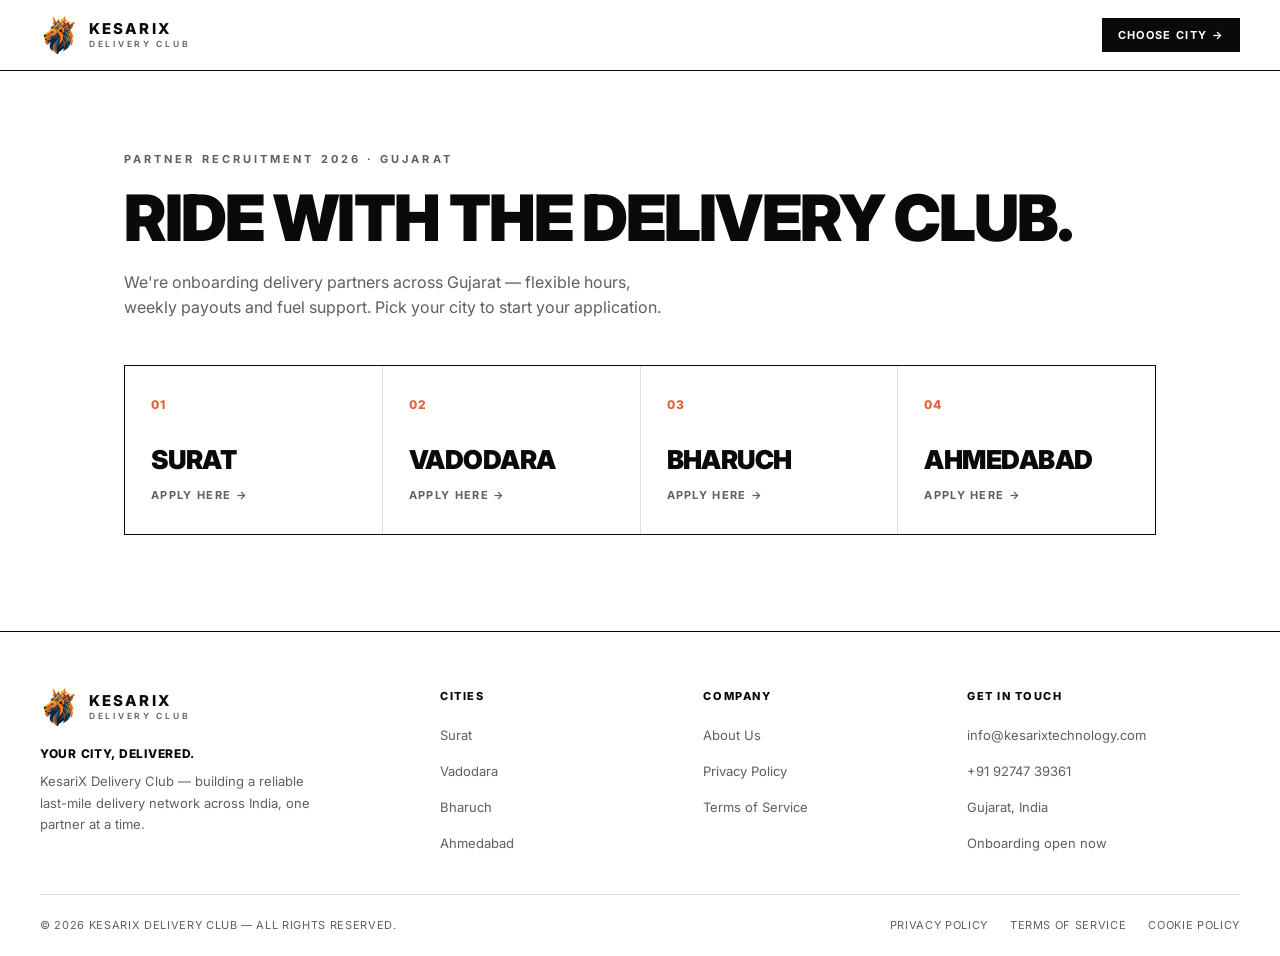
<file: index.html>
<!DOCTYPE html>
<html lang="en">
<head>
  <meta charset="UTF-8" />
  <meta name="viewport" content="width=device-width, initial-scale=1.0" />
  <title>Delivery Partner Recruitment — KesariX Delivery Club</title>
  <meta name="description" content="Join the KesariX Delivery Club as a delivery partner. Now onboarding across Surat, Vadodara, Bharuch and Ahmedabad. Choose your city and apply in under 2 minutes." />
  <meta name="theme-color" content="#ffffff" />
  <link rel="icon" href="site-logo.ico" />
  <link rel="apple-touch-icon" href="logo.png" />

  <!-- Open Graph -->
  <meta property="og:title" content="Become a Delivery Partner — KesariX Delivery Club" />
  <meta property="og:description" content="Earn on your own schedule. Now hiring delivery partners in Surat, Vadodara, Bharuch & Ahmedabad." />
  <meta property="og:image" content="logo.png" />
  <meta property="og:type" content="website" />

  <link rel="preconnect" href="https://fonts.googleapis.com" />
  <link rel="preconnect" href="https://fonts.gstatic.com" crossorigin />

  <link rel="stylesheet" href="styles.css" />
</head>
<body>

<div id="top"></div>

<!-- Navbar -->
<nav>
  <div class="nav-inner">
    <a href="#top" class="logo" aria-label="KesariX Delivery Club home">
      <img src="logo.png" alt="KesariX Delivery Club logo" />
      <span class="logo-text">KesariX<small>Delivery Club</small></span>
    </a>
    <div class="nav-right">
      <a href="#cities" class="nav-cta">Choose City →</a>
    </div>
  </div>
</nav>

<!-- City chooser -->
<main class="chooser" id="cities">
  <p class="eyebrow">Partner Recruitment 2026 · Gujarat</p>
  <h1>Ride With The Delivery Club.</h1>
  <p class="lead">
    We're onboarding delivery partners across Gujarat — flexible hours, weekly payouts
    and fuel support. Pick your city to start your application.
  </p>

  <div class="city-grid">
    <a class="city-card" href="surat/">
      <span class="idx">01</span>
      <span class="name">Surat</span>
      <span class="go">Apply here →</span>
    </a>
    <a class="city-card" href="vadodara/">
      <span class="idx">02</span>
      <span class="name">Vadodara</span>
      <span class="go">Apply here →</span>
    </a>
    <a class="city-card" href="bharuch/">
      <span class="idx">03</span>
      <span class="name">Bharuch</span>
      <span class="go">Apply here →</span>
    </a>
    <a class="city-card" href="ahmedabad/">
      <span class="idx">04</span>
      <span class="name">Ahmedabad</span>
      <span class="go">Apply here →</span>
    </a>
  </div>
</main>

<!-- Footer -->
<footer>
  <div class="wrap">
    <div class="footer-grid">
      <div class="footer-brand">
        <a href="#top" class="logo">
          <img src="logo.png" alt="KesariX Delivery Club logo" />
          <span class="logo-text">KesariX<small>Delivery Club</small></span>
        </a>
        <p class="footer-tag">
          <strong>Your City, Delivered.</strong>
          KesariX Delivery Club — building a reliable last-mile delivery network across India, one partner at a time.
        </p>
      </div>

      <div class="footer-col">
        <h4>Cities</h4>
        <ul>
          <li><a href="surat/">Surat</a></li>
          <li><a href="vadodara/">Vadodara</a></li>
          <li><a href="bharuch/">Bharuch</a></li>
          <li><a href="ahmedabad/">Ahmedabad</a></li>
        </ul>
      </div>

      <div class="footer-col">
        <h4>Company</h4>
        <ul>
          <li><a href="#cities">About Us</a></li>
          <li><a href="#privacy">Privacy Policy</a></li>
          <li><a href="#terms">Terms of Service</a></li>
        </ul>
      </div>

      <div class="footer-col">
        <h4>Get In Touch</h4>
        <ul>
          <li><a href="mailto:info@kesarixtechnology.com">info@kesarixtechnology.com</a></li>
          <li><a href="tel:+919274739361">+91 92747 39361</a></li>
          <li><span>Gujarat, India</span></li>
          <li><span>Onboarding open now</span></li>
        </ul>
      </div>
    </div>

    <div class="footer-bottom">
      <p class="footer-copy">© 2026 KesariX Delivery Club — All rights reserved.</p>
      <div class="footer-legal">
        <a href="#privacy">Privacy Policy</a>
        <a href="#terms">Terms of Service</a>
        <a href="#cookies">Cookie Policy</a>
      </div>
    </div>
  </div>
</footer>

</body>
</html>
</file>
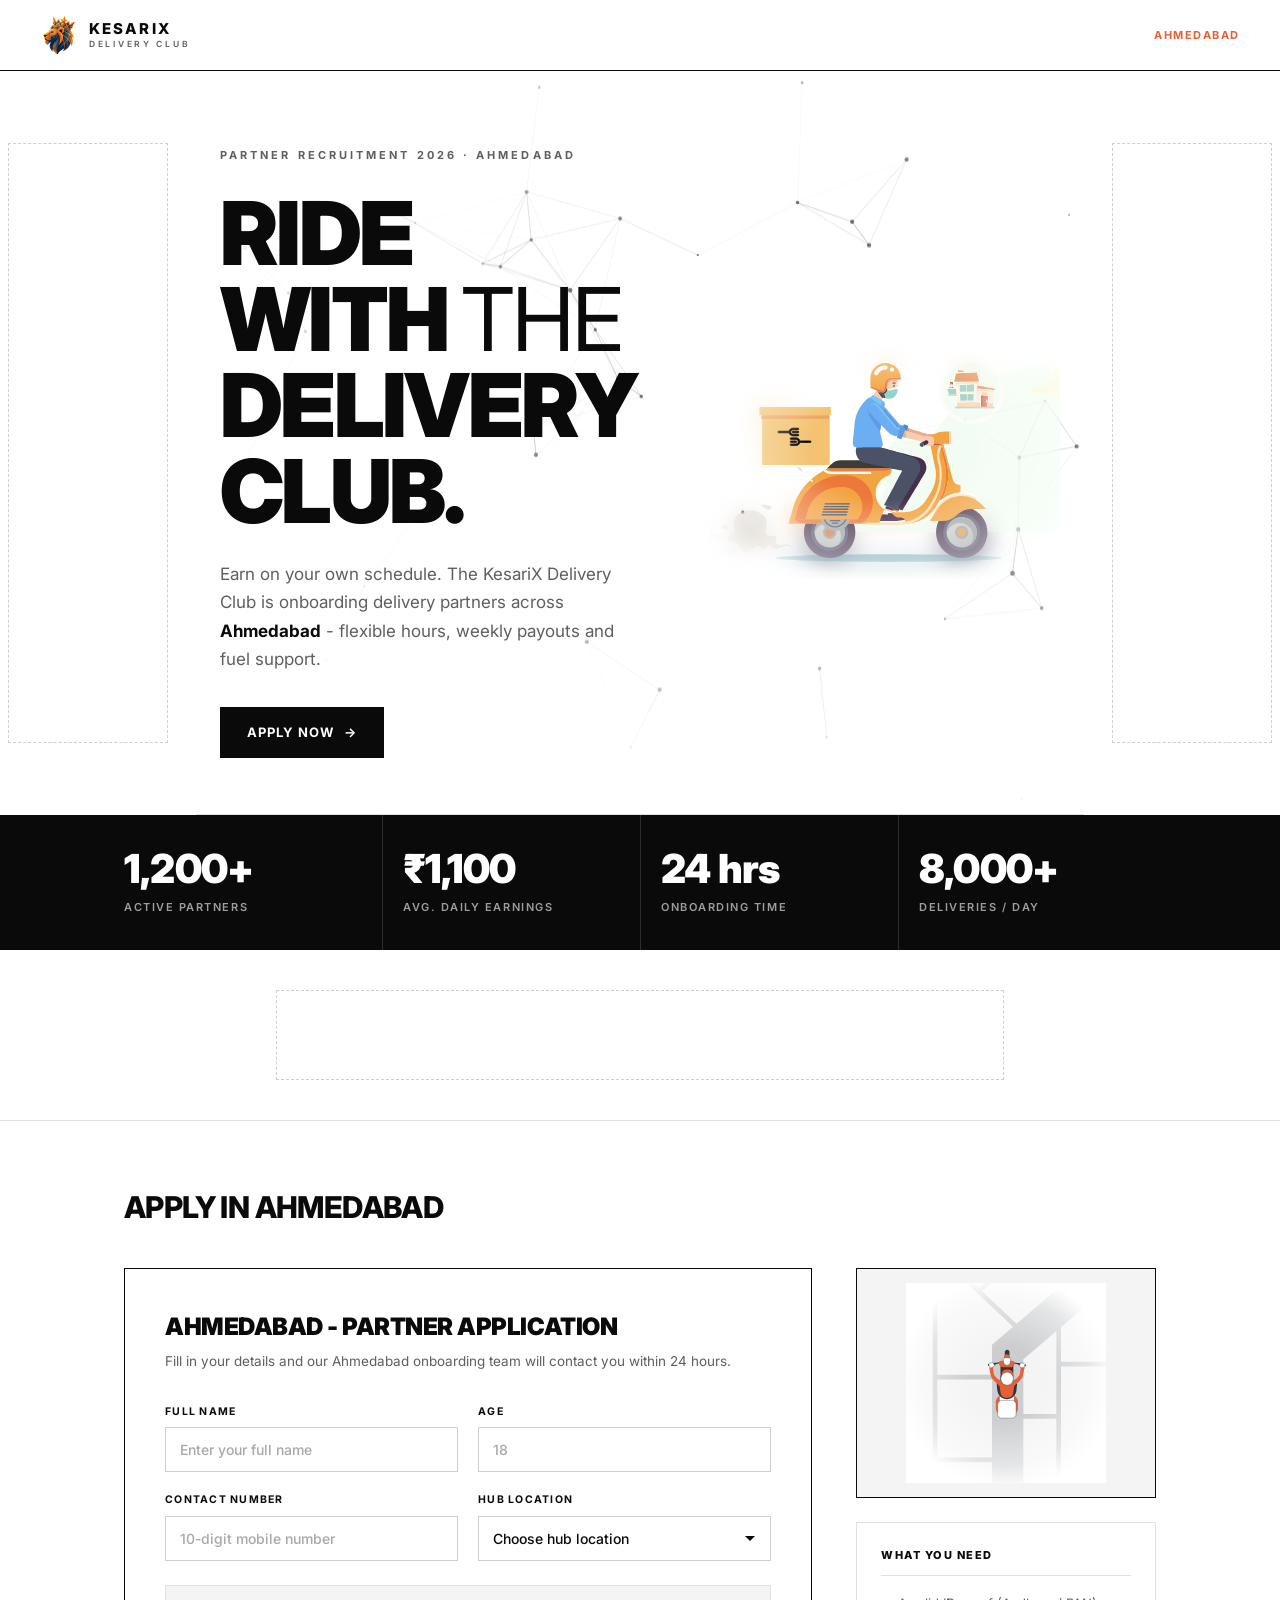
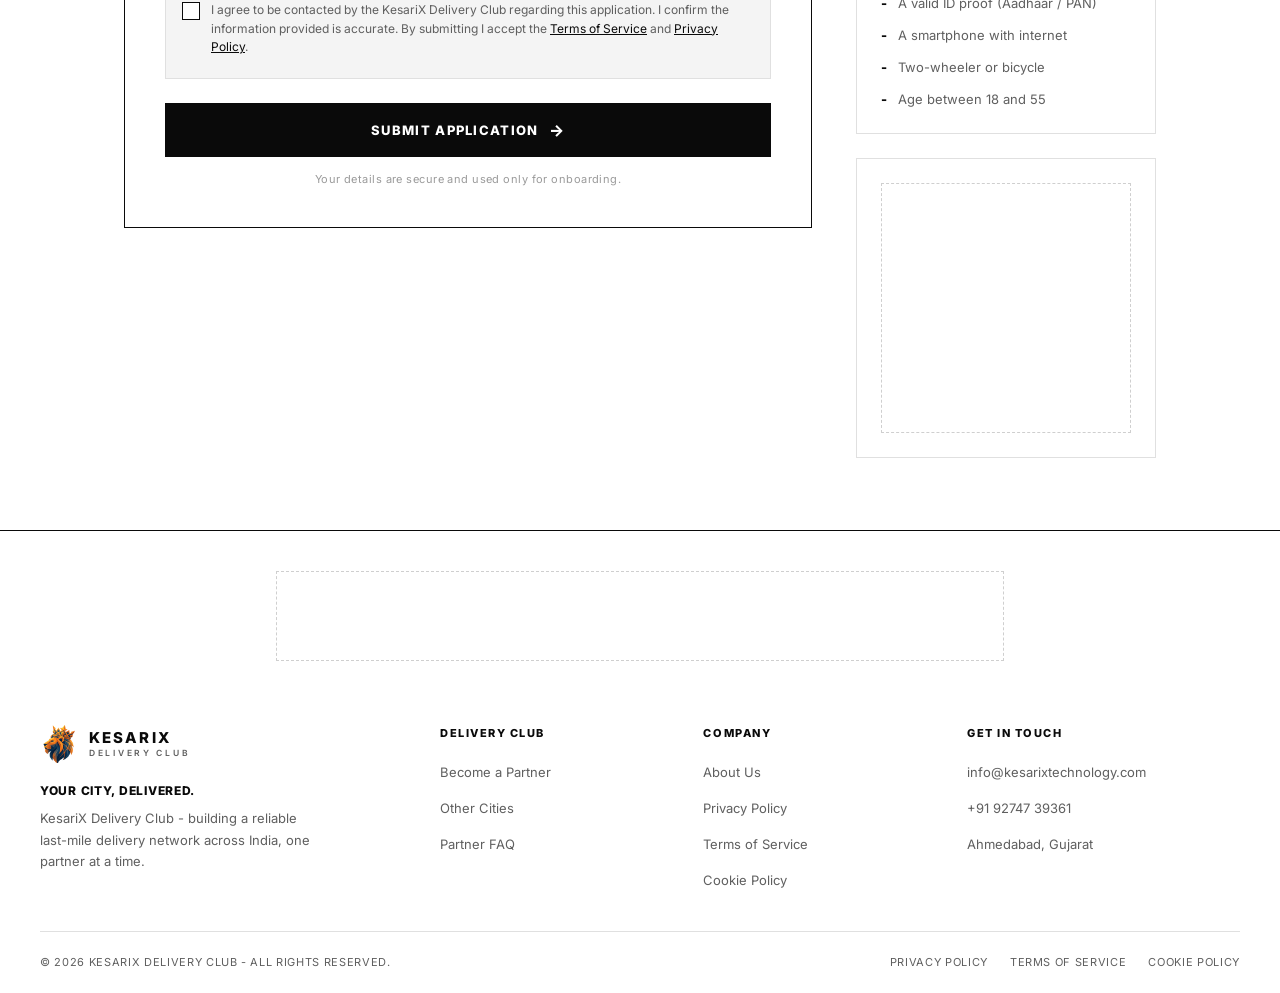
<file: ahmedabad/index.html>
<!DOCTYPE html>
<html lang="en">
<head>
  <meta charset="UTF-8" />
  <meta name="viewport" content="width=device-width, initial-scale=1.0" />
  <title>Delivery Partner Jobs in Ahmedabad - KesariX Delivery Club</title>
  <meta name="description" content="Become a KesariX Delivery Club partner in Ahmedabad. Flexible hours, weekly payouts and fuel support. Apply in under 2 minutes." />
  <meta name="theme-color" content="#ffffff" />
  <meta name="robots" content="index, follow" />
  <link rel="icon" href="../site-logo.ico" />
  <link rel="apple-touch-icon" href="../logo.png" />

  <!-- Open Graph -->
  <meta property="og:title" content="Become a Delivery Partner in Ahmedabad - KesariX Delivery Club" />
  <meta property="og:description" content="Earn on your own schedule. Now hiring delivery partners in Ahmedabad." />
  <meta property="og:image" content="../logo.png" />
  <meta property="og:type" content="website" />
  <meta property="og:site_name" content="KesariX Delivery Club" />
  <meta name="twitter:card" content="summary_large_image" />

  <link rel="preconnect" href="https://fonts.googleapis.com" />
  <link rel="preconnect" href="https://fonts.gstatic.com" crossorigin />
  <link rel="stylesheet" href="https://fonts.googleapis.com/css2?family=Inter:wght@400;500;700;800;900&display=swap" />

  <link rel="stylesheet" href="../styles.css" />

  <!-- Google AdSense (replace ca-pub-XXXX with your publisher ID before publishing) -->
  <script async src="https://pagead2.googlesyndication.com/pagead/js/adsbygoogle.js?client=ca-pub-XXXXXXXXXXXXXXXX" crossorigin="anonymous"></script>
  <script type="application/ld+json">
  {"@context":"https://schema.org","@type":"Organization","name":"KesariX Delivery Club","description":"Recruitment service running campaigns to onboard delivery riders across Gujarat.","email":"info@kesarixtechnology.com","telephone":"+91-92747-39361","logo":"../logo.png","areaServed":["Surat","Vadodara","Bharuch","Ahmedabad"],"address":{"@type":"PostalAddress","addressRegion":"Gujarat","addressCountry":"IN"}}
  </script>
</head>
<body>

<div id="top"></div>

<!-- Navbar -->
<nav>
  <div class="nav-inner">
    <a href="../" class="logo" aria-label="KesariX Delivery Club home">
      <img src="../logo.png" alt="KesariX Delivery Club logo" width="128" height="128" decoding="async" />
      <span class="logo-text">KesariX<small>Delivery Club</small></span>
    </a>
    <div class="nav-right">
      <span class="nav-city">Ahmedabad</span>
    </div>
  </div>
</nav>

<!-- Hero -->
<div class="hero-shell">
  <aside class="ad-rail ad-rail-left" aria-label="Advertisement">
    <div class="ad-slot ad-slot-skyscraper">
      <ins class="adsbygoogle"
           style="display:inline-block;width:160px;height:600px"
           data-ad-client="ca-pub-XXXXXXXXXXXXXXXX"
           data-ad-slot="2233445566"></ins>
      <script>(adsbygoogle = window.adsbygoogle || []).push({});</script>
    </div>
  </aside>
<header class="hero">
  <canvas id="heroCanvas"></canvas>
  <div class="wrap">
    <div class="hero-copy">
    <p class="eyebrow">Partner Recruitment 2026 · Ahmedabad</p>
    <h1>Ride With <span class="thin">The</span> Delivery Club.</h1>
    <p class="hero-sub">
      Earn on your own schedule. The KesariX Delivery Club is onboarding delivery partners
      across <strong>Ahmedabad</strong> - flexible hours, weekly payouts and fuel support.
    </p>
    <div class="hero-cta">
      <a href="#apply" class="btn-primary">Apply Now <span>→</span></a>
    </div>
    </div>
    <div class="hero-figure">
      <img class="hero-ghost" src="../Delivery guy out for delivery.svg" alt="" aria-hidden="true" width="750" height="500" decoding="async" />
      <img src="../Delivery guy out for delivery.svg" alt="Delivery partner riding a scooter, out for delivery" width="750" height="500" fetchpriority="high" decoding="async" />
    </div>
  </div>
</header>
  <aside class="ad-rail ad-rail-right" aria-label="Advertisement">
    <div class="ad-slot ad-slot-skyscraper">
      <ins class="adsbygoogle"
           style="display:inline-block;width:160px;height:600px"
           data-ad-client="ca-pub-XXXXXXXXXXXXXXXX"
           data-ad-slot="3344556677"></ins>
      <script>(adsbygoogle = window.adsbygoogle || []).push({});</script>
    </div>
  </aside>
</div>

<!-- Stats strip -->
<section class="stats-strip">
  <div class="wrap">
    <div class="stat-cell"><div class="stat-num">1,200+</div><div class="stat-lbl">Active Partners</div></div>
    <div class="stat-cell"><div class="stat-num">₹1,100</div><div class="stat-lbl">Avg. Daily Earnings</div></div>
    <div class="stat-cell"><div class="stat-num">24 hrs</div><div class="stat-lbl">Onboarding Time</div></div>
    <div class="stat-cell"><div class="stat-num">8,000+</div><div class="stat-lbl">Deliveries / Day</div></div>
  </div>
</section>

<!-- Leaderboard ad -->
<div class="ad-row">
  <div class="ad-slot ad-slot-leaderboard">
    <ins class="adsbygoogle"
         style="display:inline-block;width:728px;max-width:100%;height:90px"
         data-ad-client="ca-pub-XXXXXXXXXXXXXXXX"
         data-ad-slot="1234567890"></ins>
    <script>(adsbygoogle = window.adsbygoogle || []).push({});</script>
  </div>
</div>

<!-- Apply -->
<section class="apply-section" id="apply">
  <div class="wrap">
    <div class="section-head">
      <h2 class="section-title">Apply in Ahmedabad</h2>
    </div>

    <div class="apply-layout">
      <!-- Form -->
      <div class="form-card">
        <div class="form-heading">Ahmedabad - Partner Application</div>
        <p class="form-sub">Fill in your details and our Ahmedabad onboarding team will contact you within 24 hours.</p>

        <form id="recruitForm" novalidate>
          <!-- City is fixed for this page -->
          <input type="hidden" id="city" name="city" value="Ahmedabad" />

          <div class="form-grid">
            <div class="field">
              <label for="name">Full Name</label>
              <input type="text" id="name" name="name" placeholder="Enter your full name" required autocomplete="name" />
            </div>
            <div class="field">
              <label for="age">Age</label>
              <input type="number" id="age" name="age" placeholder="18" min="18" max="55" required />
            </div>
            <div class="field">
              <label for="contact">Contact Number</label>
              <input type="tel" id="contact" name="contact" placeholder="10-digit mobile number" pattern="[6-9][0-9]{9}" required autocomplete="tel" maxlength="10" />
            </div>
            <div class="field">
              <label for="hub">Hub Location</label>
              <select id="hub" name="hub" required>
                <option value="" disabled selected>Choose hub location</option>
                <option value="Naroda">Naroda</option>
                <option value="CTM">CTM</option>
                <option value="Chandkheda">Chandkheda</option>
                <option value="Makarba">Makarba</option>
                <option value="Narol">Narol</option>
                <option value="Navrangpura">Navrangpura</option>
                <option value="Kalol">Kalol</option>
                <option value="Gandhinagar">Gandhinagar</option>
                <option value="Memco">Memco</option>
                <option value="Kudasan">Kudasan</option>
                <option value="Sindhubhavan">Sindhubhavan</option>
                <option value="Chandlodia">Chandlodia</option>
                <option value="Dahegam">Dahegam</option>
                <option value="Vasna">Vasna</option>
              </select>
            </div>
          </div>

          <div class="consent">
            <input type="checkbox" id="consent" name="consent" required />
            <p>
              I agree to be contacted by the KesariX Delivery Club regarding this application.
              I confirm the information provided is accurate. By submitting I accept the
              <a href="../terms.html">Terms of Service</a> and <a href="../privacy.html">Privacy Policy</a>.
            </p>
          </div>

          <button type="submit" class="btn-submit" id="submitBtn">
            <span id="btnLabel">Submit Application</span> <span class="btn-arrow">→</span>
          </button>

          <p class="form-error" id="formError">Something went wrong. Please try again or call us directly.</p>
          <p class="form-note">Your details are secure and used only for onboarding.</p>
        </form>

        <div class="success-msg" id="successMsg">
          <div class="success-icon">✓</div>
          <h3>Application Received</h3>
          <p>
            Thank you for applying to the KesariX Delivery Club in Ahmedabad.<br />
            Our onboarding team will reach you on your contact number within <strong>24 hours</strong>.
          </p>
        </div>
      </div>

      <!-- Aside -->
      <aside class="apply-aside">
        <div class="aside-figure">
          <img src="../Delivery.svg" alt="Animated delivery route illustration" width="300" height="300" loading="lazy" decoding="async" />
        </div>
        <div class="aside-block">
          <h4>What You Need</h4>
          <ul class="checklist">
            <li>A valid ID proof (Aadhaar / PAN)</li>
            <li>A smartphone with internet</li>
            <li>Two-wheeler or bicycle</li>
            <li>Age between 18 and 55</li>
          </ul>
        </div>
        <div class="aside-block ad-side" style="display:flex;align-items:center;justify-content:center;">
          <div class="ad-slot ad-slot-rect">
            <ins class="adsbygoogle"
                 style="display:inline-block;width:300px;height:250px"
                 data-ad-client="ca-pub-XXXXXXXXXXXXXXXX"
                 data-ad-slot="0987654321"></ins>
            <script>(adsbygoogle = window.adsbygoogle || []).push({});</script>
          </div>
        </div>
      </aside>
    </div>
  </div>
</section>

<!-- Footer -->
<footer>
  <div class="wrap">
    <div class="ad-row" style="border-bottom:none;padding:40px 0 8px;">
      <div class="ad-slot ad-slot-leaderboard">
        <ins class="adsbygoogle"
             style="display:inline-block;width:728px;max-width:100%;height:90px"
             data-ad-client="ca-pub-XXXXXXXXXXXXXXXX"
             data-ad-slot="1122334455"></ins>
        <script>(adsbygoogle = window.adsbygoogle || []).push({});</script>
      </div>
    </div>

    <div class="footer-grid">
      <div class="footer-brand">
        <a href="../" class="logo">
          <img src="../logo.png" alt="KesariX Delivery Club logo" width="128" height="128" decoding="async" />
          <span class="logo-text">KesariX<small>Delivery Club</small></span>
        </a>
        <p class="footer-tag">
          <strong>Your City, Delivered.</strong>
          KesariX Delivery Club - building a reliable last-mile delivery network across India, one partner at a time.
        </p>
      </div>

      <div class="footer-col">
        <h4>Delivery Club</h4>
        <ul>
          <li><a href="#apply">Become a Partner</a></li>
          <li><a href="../">Other Cities</a></li>
          <li><a href="#apply">Partner FAQ</a></li>
        </ul>
      </div>

      <div class="footer-col">
        <h4>Company</h4>
        <ul>
          <li><a href="../about.html">About Us</a></li>
          <li><a href="../privacy.html">Privacy Policy</a></li>
          <li><a href="../terms.html">Terms of Service</a></li>
          <li><a href="../cookies.html">Cookie Policy</a></li>
        </ul>
      </div>

      <div class="footer-col">
        <h4>Get In Touch</h4>
        <ul>
          <li><a href="mailto:info@kesarixtechnology.com">info@kesarixtechnology.com</a></li>
          <li><a href="tel:+919274739361">+91 92747 39361</a></li>
          <li><span>Ahmedabad, Gujarat</span></li>
        </ul>
      </div>
    </div>

    <div class="footer-bottom">
      <p class="footer-copy">© 2026 KesariX Delivery Club - All rights reserved.</p>
      <div class="footer-legal">
        <a href="../privacy.html">Privacy Policy</a>
        <a href="../terms.html">Terms of Service</a>
        <a href="../cookies.html">Cookie Policy</a>
      </div>
    </div>
  </div>
</footer>

<script src="../app.js"></script>
</body>
</html>
</file>
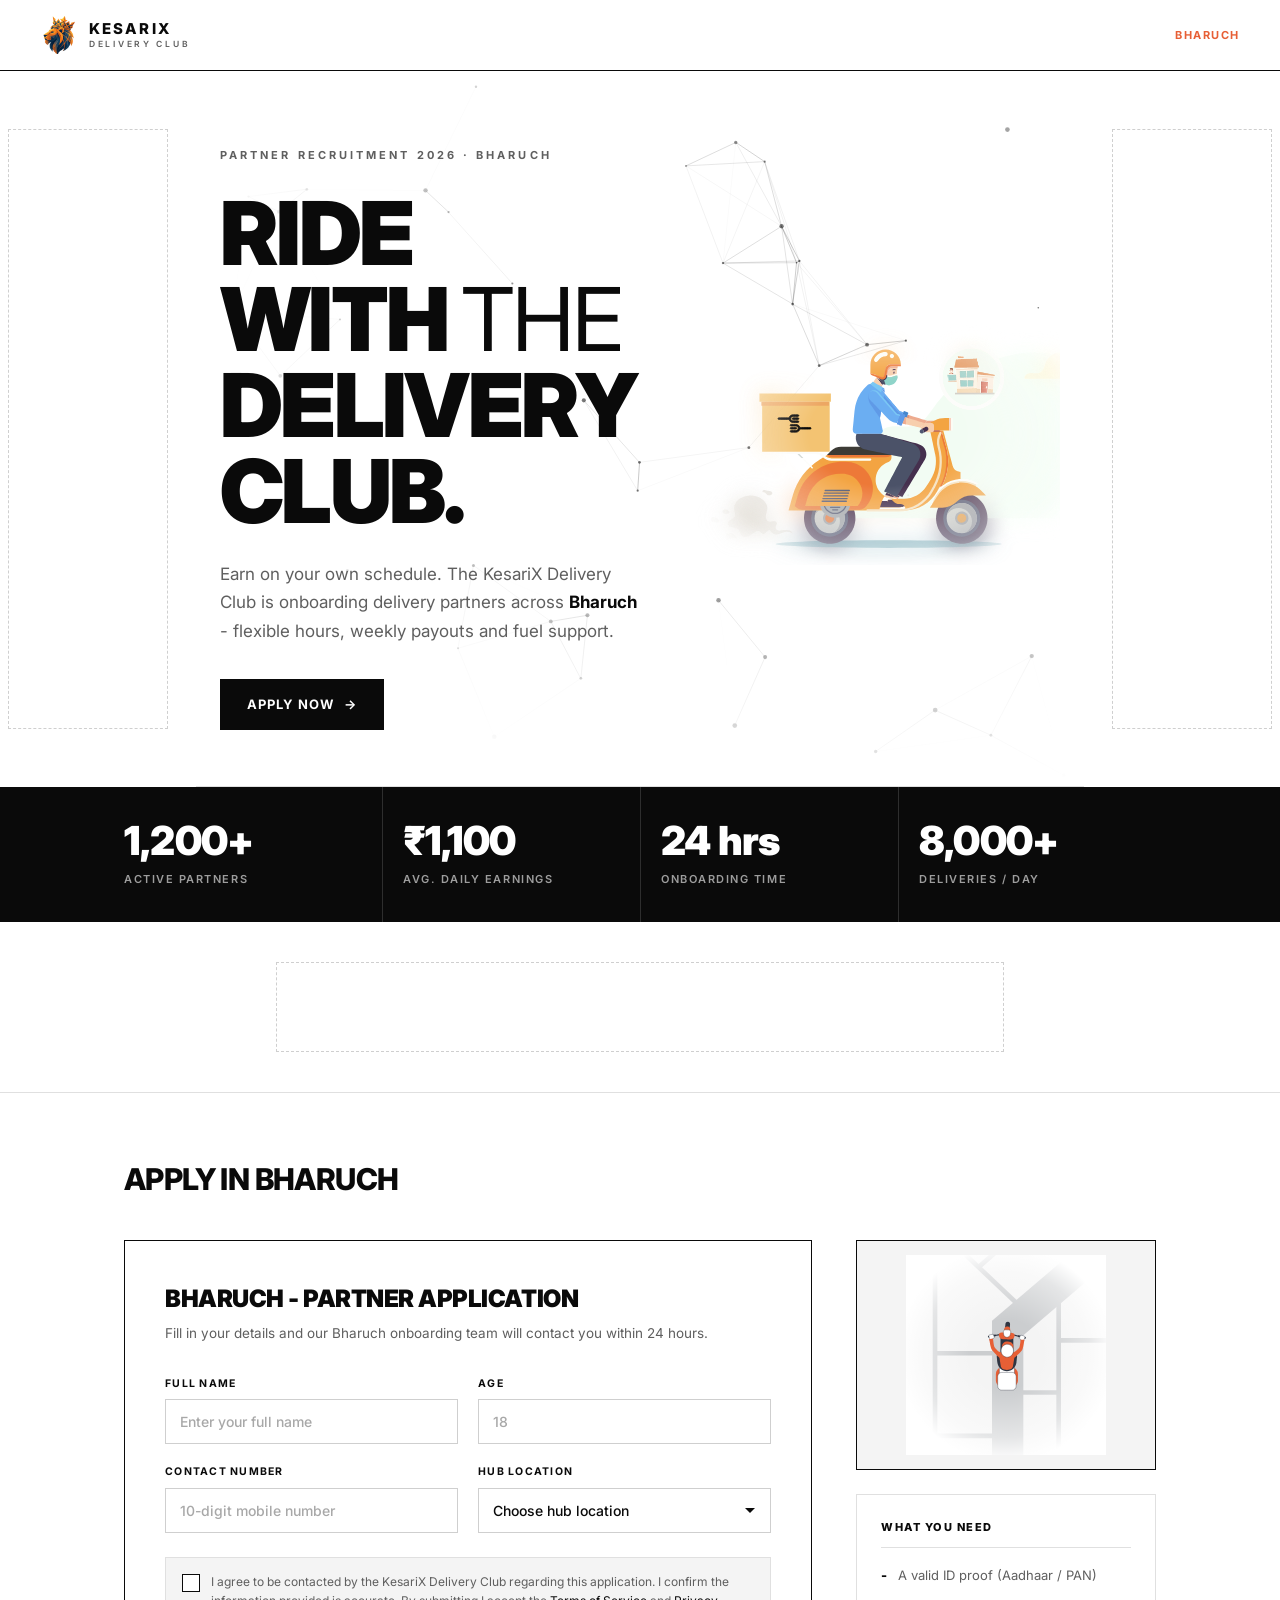
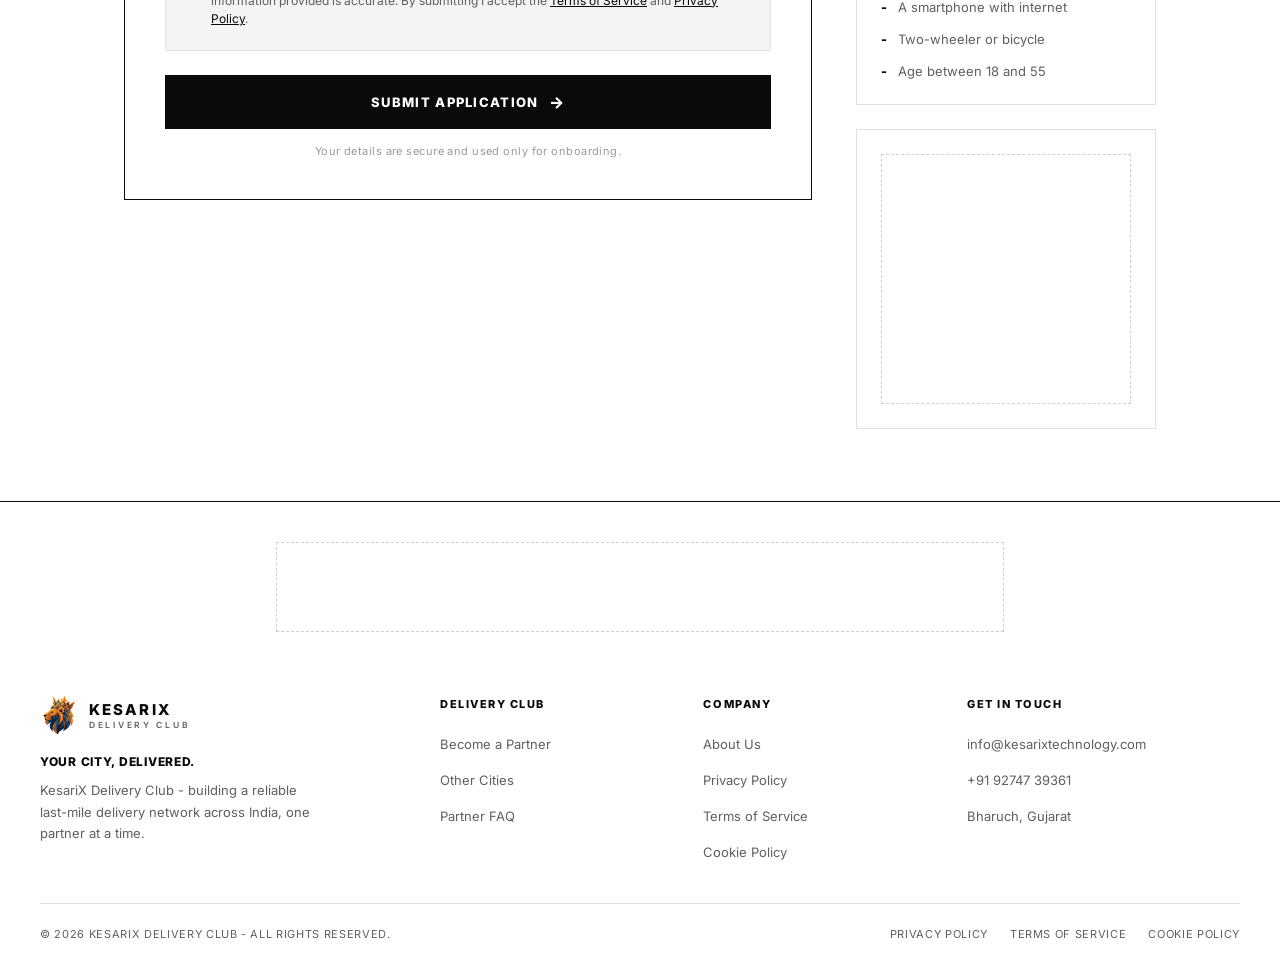
<file: bharuch/index.html>
<!DOCTYPE html>
<html lang="en">
<head>
  <meta charset="UTF-8" />
  <meta name="viewport" content="width=device-width, initial-scale=1.0" />
  <title>Delivery Partner Jobs in Bharuch - KesariX Delivery Club</title>
  <meta name="description" content="Become a KesariX Delivery Club partner in Bharuch. Flexible hours, weekly payouts and fuel support. Apply in under 2 minutes." />
  <meta name="theme-color" content="#ffffff" />
  <meta name="robots" content="index, follow" />
  <link rel="icon" href="../site-logo.ico" />
  <link rel="apple-touch-icon" href="../logo.png" />

  <!-- Open Graph -->
  <meta property="og:title" content="Become a Delivery Partner in Bharuch - KesariX Delivery Club" />
  <meta property="og:description" content="Earn on your own schedule. Now hiring delivery partners in Bharuch." />
  <meta property="og:image" content="../logo.png" />
  <meta property="og:type" content="website" />
  <meta property="og:site_name" content="KesariX Delivery Club" />
  <meta name="twitter:card" content="summary_large_image" />

  <link rel="preconnect" href="https://fonts.googleapis.com" />
  <link rel="preconnect" href="https://fonts.gstatic.com" crossorigin />
  <link rel="stylesheet" href="https://fonts.googleapis.com/css2?family=Inter:wght@400;500;700;800;900&display=swap" />

  <link rel="stylesheet" href="../styles.css" />

  <!-- Google AdSense (replace ca-pub-XXXX with your publisher ID before publishing) -->
  <script async src="https://pagead2.googlesyndication.com/pagead/js/adsbygoogle.js?client=ca-pub-XXXXXXXXXXXXXXXX" crossorigin="anonymous"></script>
  <script type="application/ld+json">
  {"@context":"https://schema.org","@type":"Organization","name":"KesariX Delivery Club","description":"Recruitment service running campaigns to onboard delivery riders across Gujarat.","email":"info@kesarixtechnology.com","telephone":"+91-92747-39361","logo":"../logo.png","areaServed":["Surat","Vadodara","Bharuch","Ahmedabad"],"address":{"@type":"PostalAddress","addressRegion":"Gujarat","addressCountry":"IN"}}
  </script>
</head>
<body>

<div id="top"></div>

<!-- Navbar -->
<nav>
  <div class="nav-inner">
    <a href="../" class="logo" aria-label="KesariX Delivery Club home">
      <img src="../logo.png" alt="KesariX Delivery Club logo" width="128" height="128" decoding="async" />
      <span class="logo-text">KesariX<small>Delivery Club</small></span>
    </a>
    <div class="nav-right">
      <span class="nav-city">Bharuch</span>
    </div>
  </div>
</nav>

<!-- Hero -->
<div class="hero-shell">
  <aside class="ad-rail ad-rail-left" aria-label="Advertisement">
    <div class="ad-slot ad-slot-skyscraper">
      <ins class="adsbygoogle"
           style="display:inline-block;width:160px;height:600px"
           data-ad-client="ca-pub-XXXXXXXXXXXXXXXX"
           data-ad-slot="2233445566"></ins>
      <script>(adsbygoogle = window.adsbygoogle || []).push({});</script>
    </div>
  </aside>
<header class="hero">
  <canvas id="heroCanvas"></canvas>
  <div class="wrap">
    <div class="hero-copy">
    <p class="eyebrow">Partner Recruitment 2026 · Bharuch</p>
    <h1>Ride With <span class="thin">The</span> Delivery Club.</h1>
    <p class="hero-sub">
      Earn on your own schedule. The KesariX Delivery Club is onboarding delivery partners
      across <strong>Bharuch</strong> - flexible hours, weekly payouts and fuel support.
    </p>
    <div class="hero-cta">
      <a href="#apply" class="btn-primary">Apply Now <span>→</span></a>
    </div>
    </div>
    <div class="hero-figure">
      <img class="hero-ghost" src="../Delivery guy out for delivery.svg" alt="" aria-hidden="true" width="750" height="500" decoding="async" />
      <img src="../Delivery guy out for delivery.svg" alt="Delivery partner riding a scooter, out for delivery" width="750" height="500" fetchpriority="high" decoding="async" />
    </div>
  </div>
</header>
  <aside class="ad-rail ad-rail-right" aria-label="Advertisement">
    <div class="ad-slot ad-slot-skyscraper">
      <ins class="adsbygoogle"
           style="display:inline-block;width:160px;height:600px"
           data-ad-client="ca-pub-XXXXXXXXXXXXXXXX"
           data-ad-slot="3344556677"></ins>
      <script>(adsbygoogle = window.adsbygoogle || []).push({});</script>
    </div>
  </aside>
</div>

<!-- Stats strip -->
<section class="stats-strip">
  <div class="wrap">
    <div class="stat-cell"><div class="stat-num">1,200+</div><div class="stat-lbl">Active Partners</div></div>
    <div class="stat-cell"><div class="stat-num">₹1,100</div><div class="stat-lbl">Avg. Daily Earnings</div></div>
    <div class="stat-cell"><div class="stat-num">24 hrs</div><div class="stat-lbl">Onboarding Time</div></div>
    <div class="stat-cell"><div class="stat-num">8,000+</div><div class="stat-lbl">Deliveries / Day</div></div>
  </div>
</section>

<!-- Leaderboard ad -->
<div class="ad-row">
  <div class="ad-slot ad-slot-leaderboard">
    <ins class="adsbygoogle"
         style="display:inline-block;width:728px;max-width:100%;height:90px"
         data-ad-client="ca-pub-XXXXXXXXXXXXXXXX"
         data-ad-slot="1234567890"></ins>
    <script>(adsbygoogle = window.adsbygoogle || []).push({});</script>
  </div>
</div>

<!-- Apply -->
<section class="apply-section" id="apply">
  <div class="wrap">
    <div class="section-head">
      <h2 class="section-title">Apply in Bharuch</h2>
    </div>

    <div class="apply-layout">
      <!-- Form -->
      <div class="form-card">
        <div class="form-heading">Bharuch - Partner Application</div>
        <p class="form-sub">Fill in your details and our Bharuch onboarding team will contact you within 24 hours.</p>

        <form id="recruitForm" novalidate>
          <!-- City is fixed for this page -->
          <input type="hidden" id="city" name="city" value="Bharuch" />

          <div class="form-grid">
            <div class="field">
              <label for="name">Full Name</label>
              <input type="text" id="name" name="name" placeholder="Enter your full name" required autocomplete="name" />
            </div>
            <div class="field">
              <label for="age">Age</label>
              <input type="number" id="age" name="age" placeholder="18" min="18" max="55" required />
            </div>
            <div class="field">
              <label for="contact">Contact Number</label>
              <input type="tel" id="contact" name="contact" placeholder="10-digit mobile number" pattern="[6-9][0-9]{9}" required autocomplete="tel" maxlength="10" />
            </div>
            <div class="field">
              <label for="hub">Hub Location</label>
              <select id="hub" name="hub" required>
                <option value="" disabled selected>Choose hub location</option>
                <option value="Zadeshwar">Zadeshwar</option>
                <option value="Bholav">Bholav</option>
                <option value="Link Road">Link Road</option>
                <option value="Old City">Old City</option>
              </select>
            </div>
          </div>

          <div class="consent">
            <input type="checkbox" id="consent" name="consent" required />
            <p>
              I agree to be contacted by the KesariX Delivery Club regarding this application.
              I confirm the information provided is accurate. By submitting I accept the
              <a href="../terms.html">Terms of Service</a> and <a href="../privacy.html">Privacy Policy</a>.
            </p>
          </div>

          <button type="submit" class="btn-submit" id="submitBtn">
            <span id="btnLabel">Submit Application</span> <span class="btn-arrow">→</span>
          </button>

          <p class="form-error" id="formError">Something went wrong. Please try again or call us directly.</p>
          <p class="form-note">Your details are secure and used only for onboarding.</p>
        </form>

        <div class="success-msg" id="successMsg">
          <div class="success-icon">✓</div>
          <h3>Application Received</h3>
          <p>
            Thank you for applying to the KesariX Delivery Club in Bharuch.<br />
            Our onboarding team will reach you on your contact number within <strong>24 hours</strong>.
          </p>
        </div>
      </div>

      <!-- Aside -->
      <aside class="apply-aside">
        <div class="aside-figure">
          <img src="../Delivery.svg" alt="Animated delivery route illustration" width="300" height="300" loading="lazy" decoding="async" />
        </div>
        <div class="aside-block">
          <h4>What You Need</h4>
          <ul class="checklist">
            <li>A valid ID proof (Aadhaar / PAN)</li>
            <li>A smartphone with internet</li>
            <li>Two-wheeler or bicycle</li>
            <li>Age between 18 and 55</li>
          </ul>
        </div>
        <div class="aside-block ad-side" style="display:flex;align-items:center;justify-content:center;">
          <div class="ad-slot ad-slot-rect">
            <ins class="adsbygoogle"
                 style="display:inline-block;width:300px;height:250px"
                 data-ad-client="ca-pub-XXXXXXXXXXXXXXXX"
                 data-ad-slot="0987654321"></ins>
            <script>(adsbygoogle = window.adsbygoogle || []).push({});</script>
          </div>
        </div>
      </aside>
    </div>
  </div>
</section>

<!-- Footer -->
<footer>
  <div class="wrap">
    <div class="ad-row" style="border-bottom:none;padding:40px 0 8px;">
      <div class="ad-slot ad-slot-leaderboard">
        <ins class="adsbygoogle"
             style="display:inline-block;width:728px;max-width:100%;height:90px"
             data-ad-client="ca-pub-XXXXXXXXXXXXXXXX"
             data-ad-slot="1122334455"></ins>
        <script>(adsbygoogle = window.adsbygoogle || []).push({});</script>
      </div>
    </div>

    <div class="footer-grid">
      <div class="footer-brand">
        <a href="../" class="logo">
          <img src="../logo.png" alt="KesariX Delivery Club logo" width="128" height="128" decoding="async" />
          <span class="logo-text">KesariX<small>Delivery Club</small></span>
        </a>
        <p class="footer-tag">
          <strong>Your City, Delivered.</strong>
          KesariX Delivery Club - building a reliable last-mile delivery network across India, one partner at a time.
        </p>
      </div>

      <div class="footer-col">
        <h4>Delivery Club</h4>
        <ul>
          <li><a href="#apply">Become a Partner</a></li>
          <li><a href="../">Other Cities</a></li>
          <li><a href="#apply">Partner FAQ</a></li>
        </ul>
      </div>

      <div class="footer-col">
        <h4>Company</h4>
        <ul>
          <li><a href="../about.html">About Us</a></li>
          <li><a href="../privacy.html">Privacy Policy</a></li>
          <li><a href="../terms.html">Terms of Service</a></li>
          <li><a href="../cookies.html">Cookie Policy</a></li>
        </ul>
      </div>

      <div class="footer-col">
        <h4>Get In Touch</h4>
        <ul>
          <li><a href="mailto:info@kesarixtechnology.com">info@kesarixtechnology.com</a></li>
          <li><a href="tel:+919274739361">+91 92747 39361</a></li>
          <li><span>Bharuch, Gujarat</span></li>
        </ul>
      </div>
    </div>

    <div class="footer-bottom">
      <p class="footer-copy">© 2026 KesariX Delivery Club - All rights reserved.</p>
      <div class="footer-legal">
        <a href="../privacy.html">Privacy Policy</a>
        <a href="../terms.html">Terms of Service</a>
        <a href="../cookies.html">Cookie Policy</a>
      </div>
    </div>
  </div>
</footer>

<script src="../app.js"></script>
</body>
</html>
</file>
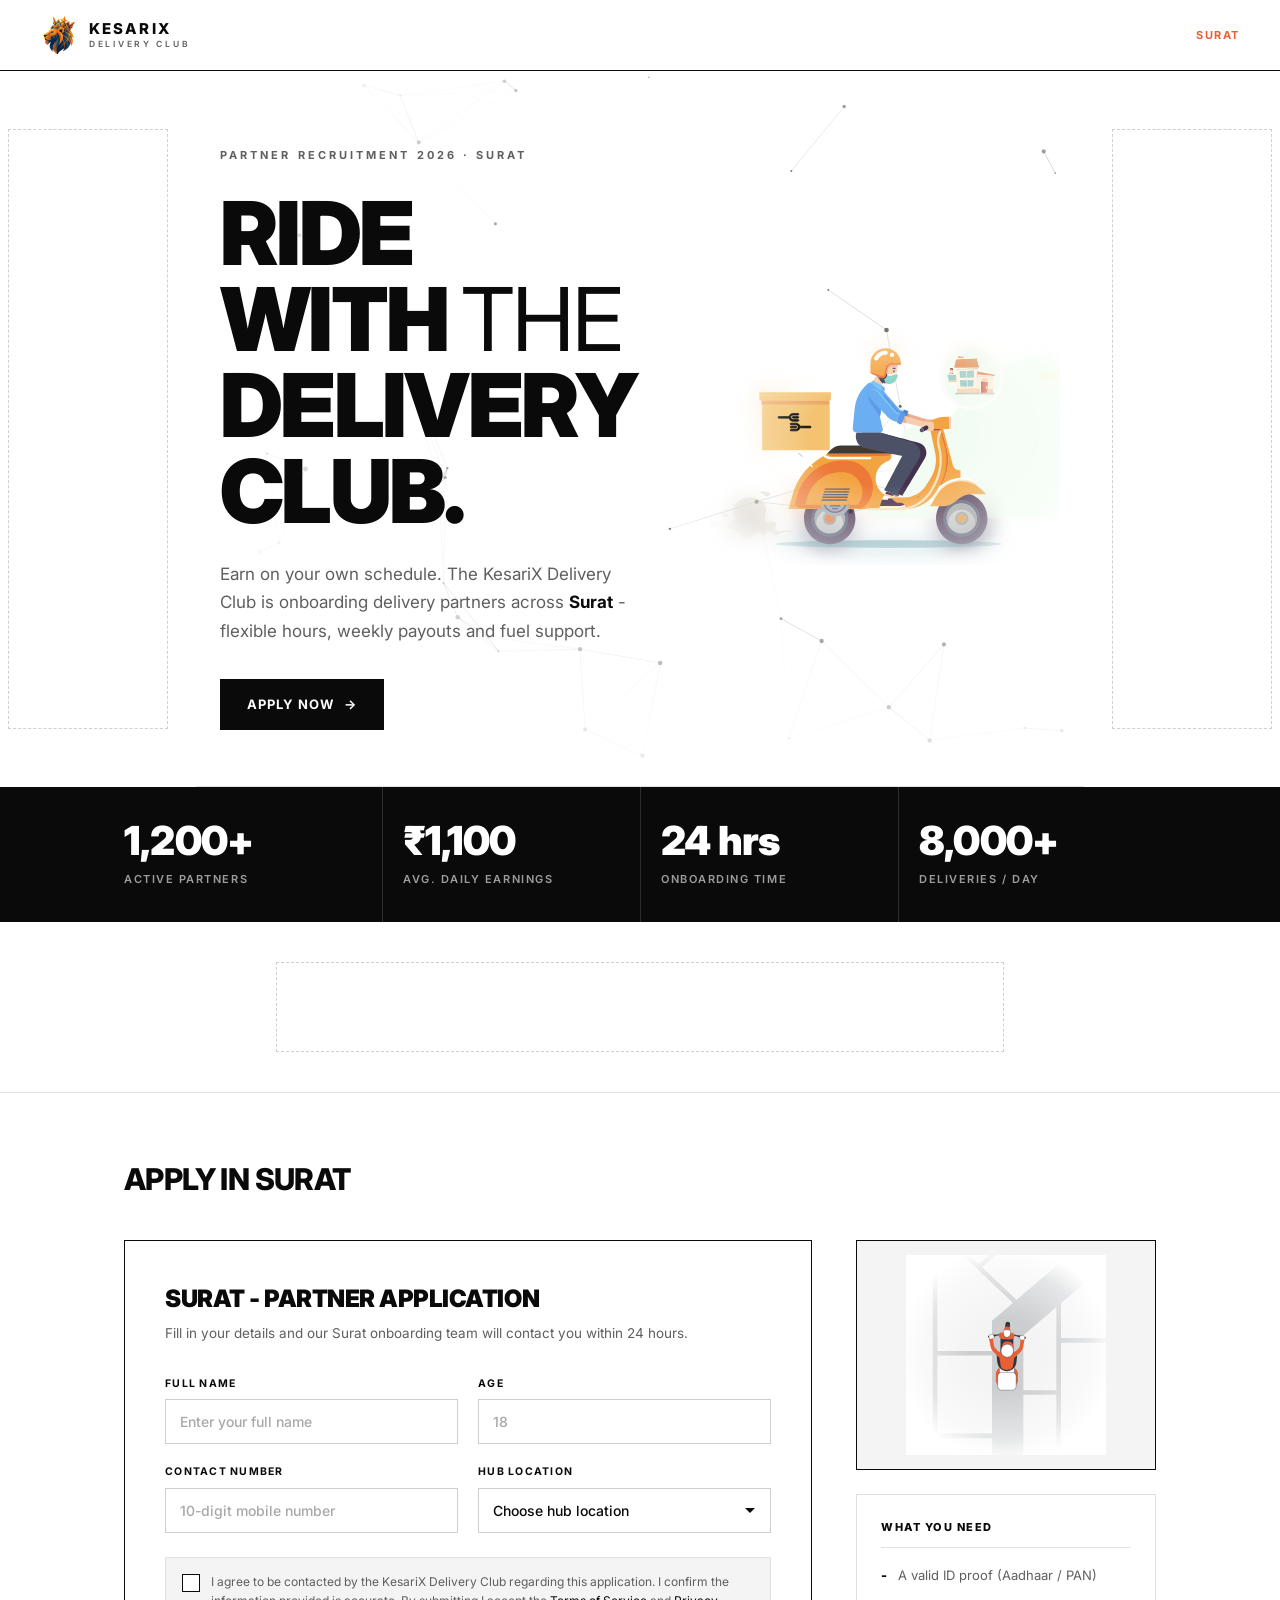
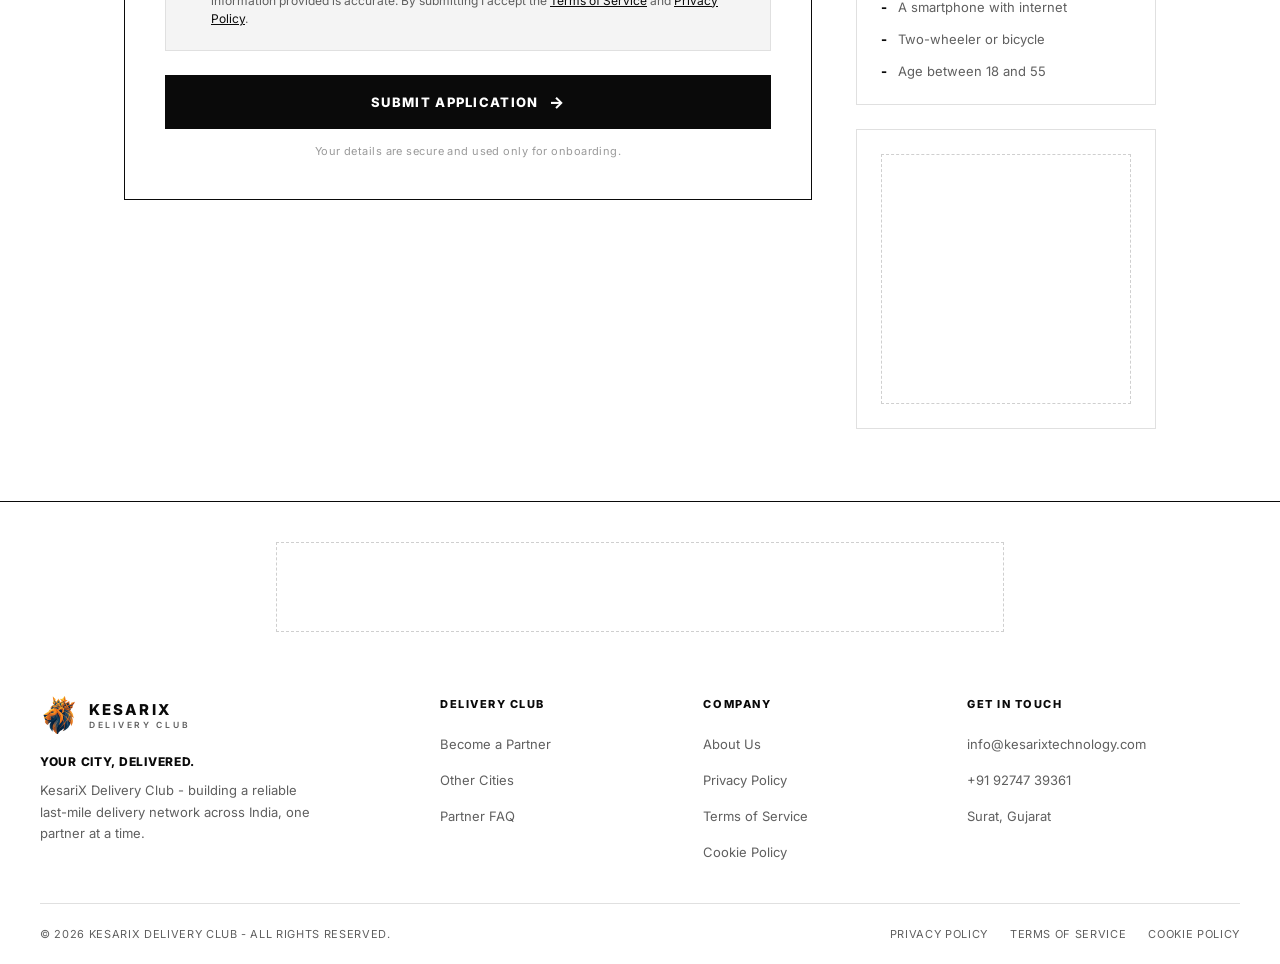
<file: surat/index.html>
<!DOCTYPE html>
<html lang="en">
<head>
  <meta charset="UTF-8" />
  <meta name="viewport" content="width=device-width, initial-scale=1.0" />
  <title>Delivery Partner Jobs in Surat - KesariX Delivery Club</title>
  <meta name="description" content="Become a KesariX Delivery Club partner in Surat. Flexible hours, weekly payouts and fuel support. Apply in under 2 minutes." />
  <meta name="theme-color" content="#ffffff" />
  <meta name="robots" content="index, follow" />
  <link rel="icon" href="../site-logo.ico" />
  <link rel="apple-touch-icon" href="../logo.png" />

  <!-- Open Graph -->
  <meta property="og:title" content="Become a Delivery Partner in Surat - KesariX Delivery Club" />
  <meta property="og:description" content="Earn on your own schedule. Now hiring delivery partners in Surat." />
  <meta property="og:image" content="../logo.png" />
  <meta property="og:type" content="website" />
  <meta property="og:site_name" content="KesariX Delivery Club" />
  <meta name="twitter:card" content="summary_large_image" />

  <link rel="preconnect" href="https://fonts.googleapis.com" />
  <link rel="preconnect" href="https://fonts.gstatic.com" crossorigin />
  <link rel="stylesheet" href="https://fonts.googleapis.com/css2?family=Inter:wght@400;500;700;800;900&display=swap" />

  <link rel="stylesheet" href="../styles.css" />

  <!-- Google AdSense (replace ca-pub-XXXX with your publisher ID before publishing) -->
  <script async src="https://pagead2.googlesyndication.com/pagead/js/adsbygoogle.js?client=ca-pub-XXXXXXXXXXXXXXXX" crossorigin="anonymous"></script>
  <script type="application/ld+json">
  {"@context":"https://schema.org","@type":"Organization","name":"KesariX Delivery Club","description":"Recruitment service running campaigns to onboard delivery riders across Gujarat.","email":"info@kesarixtechnology.com","telephone":"+91-92747-39361","logo":"../logo.png","areaServed":["Surat","Vadodara","Bharuch","Ahmedabad"],"address":{"@type":"PostalAddress","addressRegion":"Gujarat","addressCountry":"IN"}}
  </script>
</head>
<body>

<div id="top"></div>

<!-- Navbar -->
<nav>
  <div class="nav-inner">
    <a href="../" class="logo" aria-label="KesariX Delivery Club home">
      <img src="../logo.png" alt="KesariX Delivery Club logo" width="128" height="128" decoding="async" />
      <span class="logo-text">KesariX<small>Delivery Club</small></span>
    </a>
    <div class="nav-right">
      <span class="nav-city">Surat</span>
    </div>
  </div>
</nav>

<!-- Hero -->
<div class="hero-shell">
  <aside class="ad-rail ad-rail-left" aria-label="Advertisement">
    <div class="ad-slot ad-slot-skyscraper">
      <ins class="adsbygoogle"
           style="display:inline-block;width:160px;height:600px"
           data-ad-client="ca-pub-XXXXXXXXXXXXXXXX"
           data-ad-slot="2233445566"></ins>
      <script>(adsbygoogle = window.adsbygoogle || []).push({});</script>
    </div>
  </aside>
<header class="hero">
  <canvas id="heroCanvas"></canvas>
  <div class="wrap">
    <div class="hero-copy">
    <p class="eyebrow">Partner Recruitment 2026 · Surat</p>
    <h1>Ride With <span class="thin">The</span> Delivery Club.</h1>
    <p class="hero-sub">
      Earn on your own schedule. The KesariX Delivery Club is onboarding delivery partners
      across <strong>Surat</strong> - flexible hours, weekly payouts and fuel support.
    </p>
    <div class="hero-cta">
      <a href="#apply" class="btn-primary">Apply Now <span>→</span></a>
    </div>
    </div>
    <div class="hero-figure">
      <img class="hero-ghost" src="../Delivery guy out for delivery.svg" alt="" aria-hidden="true" width="750" height="500" decoding="async" />
      <img src="../Delivery guy out for delivery.svg" alt="Delivery partner riding a scooter, out for delivery" width="750" height="500" fetchpriority="high" decoding="async" />
    </div>
  </div>
</header>
  <aside class="ad-rail ad-rail-right" aria-label="Advertisement">
    <div class="ad-slot ad-slot-skyscraper">
      <ins class="adsbygoogle"
           style="display:inline-block;width:160px;height:600px"
           data-ad-client="ca-pub-XXXXXXXXXXXXXXXX"
           data-ad-slot="3344556677"></ins>
      <script>(adsbygoogle = window.adsbygoogle || []).push({});</script>
    </div>
  </aside>
</div>

<!-- Stats strip -->
<section class="stats-strip">
  <div class="wrap">
    <div class="stat-cell"><div class="stat-num">1,200+</div><div class="stat-lbl">Active Partners</div></div>
    <div class="stat-cell"><div class="stat-num">₹1,100</div><div class="stat-lbl">Avg. Daily Earnings</div></div>
    <div class="stat-cell"><div class="stat-num">24 hrs</div><div class="stat-lbl">Onboarding Time</div></div>
    <div class="stat-cell"><div class="stat-num">8,000+</div><div class="stat-lbl">Deliveries / Day</div></div>
  </div>
</section>

<!-- Leaderboard ad -->
<div class="ad-row">
  <div class="ad-slot ad-slot-leaderboard">
    <ins class="adsbygoogle"
         style="display:inline-block;width:728px;max-width:100%;height:90px"
         data-ad-client="ca-pub-XXXXXXXXXXXXXXXX"
         data-ad-slot="1234567890"></ins>
    <script>(adsbygoogle = window.adsbygoogle || []).push({});</script>
  </div>
</div>

<!-- Apply -->
<section class="apply-section" id="apply">
  <div class="wrap">
    <div class="section-head">
      <h2 class="section-title">Apply in Surat</h2>
    </div>

    <div class="apply-layout">
      <!-- Form -->
      <div class="form-card">
        <div class="form-heading">Surat - Partner Application</div>
        <p class="form-sub">Fill in your details and our Surat onboarding team will contact you within 24 hours.</p>

        <form id="recruitForm" novalidate>
          <!-- City is fixed for this page -->
          <input type="hidden" id="city" name="city" value="Surat" />

          <div class="form-grid">
            <div class="field">
              <label for="name">Full Name</label>
              <input type="text" id="name" name="name" placeholder="Enter your full name" required autocomplete="name" />
            </div>
            <div class="field">
              <label for="age">Age</label>
              <input type="number" id="age" name="age" placeholder="18" min="18" max="55" required />
            </div>
            <div class="field">
              <label for="contact">Contact Number</label>
              <input type="tel" id="contact" name="contact" placeholder="10-digit mobile number" pattern="[6-9][0-9]{9}" required autocomplete="tel" maxlength="10" />
            </div>
            <div class="field">
              <label for="hub">Hub Location</label>
              <select id="hub" name="hub" required>
                <option value="" disabled selected>Choose hub location</option>
                <option value="Adajan">Adajan</option>
                <option value="Vesu">Vesu</option>
                <option value="Katargam">Katargam</option>
                <option value="Hazira">Hazira</option>
                <option value="Ring Road">Ring Road</option>
                <option value="Old Surat">Old Surat</option>
                <option value="Magob">Magob</option>
                <option value="Navsari East">Navsari East</option>
              </select>
            </div>
          </div>

          <div class="consent">
            <input type="checkbox" id="consent" name="consent" required />
            <p>
              I agree to be contacted by the KesariX Delivery Club regarding this application.
              I confirm the information provided is accurate. By submitting I accept the
              <a href="../terms.html">Terms of Service</a> and <a href="../privacy.html">Privacy Policy</a>.
            </p>
          </div>

          <button type="submit" class="btn-submit" id="submitBtn">
            <span id="btnLabel">Submit Application</span> <span class="btn-arrow">→</span>
          </button>

          <p class="form-error" id="formError">Something went wrong. Please try again or call us directly.</p>
          <p class="form-note">Your details are secure and used only for onboarding.</p>
        </form>

        <div class="success-msg" id="successMsg">
          <div class="success-icon">✓</div>
          <h3>Application Received</h3>
          <p>
            Thank you for applying to the KesariX Delivery Club in Surat.<br />
            Our onboarding team will reach you on your contact number within <strong>24 hours</strong>.
          </p>
        </div>
      </div>

      <!-- Aside -->
      <aside class="apply-aside">
        <div class="aside-figure">
          <img src="../Delivery.svg" alt="Animated delivery route illustration" width="300" height="300" loading="lazy" decoding="async" />
        </div>
        <div class="aside-block">
          <h4>What You Need</h4>
          <ul class="checklist">
            <li>A valid ID proof (Aadhaar / PAN)</li>
            <li>A smartphone with internet</li>
            <li>Two-wheeler or bicycle</li>
            <li>Age between 18 and 55</li>
          </ul>
        </div>
        <div class="aside-block ad-side" style="display:flex;align-items:center;justify-content:center;">
          <div class="ad-slot ad-slot-rect">
            <ins class="adsbygoogle"
                 style="display:inline-block;width:300px;height:250px"
                 data-ad-client="ca-pub-XXXXXXXXXXXXXXXX"
                 data-ad-slot="0987654321"></ins>
            <script>(adsbygoogle = window.adsbygoogle || []).push({});</script>
          </div>
        </div>
      </aside>
    </div>
  </div>
</section>

<!-- Footer -->
<footer>
  <div class="wrap">
    <div class="ad-row" style="border-bottom:none;padding:40px 0 8px;">
      <div class="ad-slot ad-slot-leaderboard">
        <ins class="adsbygoogle"
             style="display:inline-block;width:728px;max-width:100%;height:90px"
             data-ad-client="ca-pub-XXXXXXXXXXXXXXXX"
             data-ad-slot="1122334455"></ins>
        <script>(adsbygoogle = window.adsbygoogle || []).push({});</script>
      </div>
    </div>

    <div class="footer-grid">
      <div class="footer-brand">
        <a href="../" class="logo">
          <img src="../logo.png" alt="KesariX Delivery Club logo" width="128" height="128" decoding="async" />
          <span class="logo-text">KesariX<small>Delivery Club</small></span>
        </a>
        <p class="footer-tag">
          <strong>Your City, Delivered.</strong>
          KesariX Delivery Club - building a reliable last-mile delivery network across India, one partner at a time.
        </p>
      </div>

      <div class="footer-col">
        <h4>Delivery Club</h4>
        <ul>
          <li><a href="#apply">Become a Partner</a></li>
          <li><a href="../">Other Cities</a></li>
          <li><a href="#apply">Partner FAQ</a></li>
        </ul>
      </div>

      <div class="footer-col">
        <h4>Company</h4>
        <ul>
          <li><a href="../about.html">About Us</a></li>
          <li><a href="../privacy.html">Privacy Policy</a></li>
          <li><a href="../terms.html">Terms of Service</a></li>
          <li><a href="../cookies.html">Cookie Policy</a></li>
        </ul>
      </div>

      <div class="footer-col">
        <h4>Get In Touch</h4>
        <ul>
          <li><a href="mailto:info@kesarixtechnology.com">info@kesarixtechnology.com</a></li>
          <li><a href="tel:+919274739361">+91 92747 39361</a></li>
          <li><span>Surat, Gujarat</span></li>
        </ul>
      </div>
    </div>

    <div class="footer-bottom">
      <p class="footer-copy">© 2026 KesariX Delivery Club - All rights reserved.</p>
      <div class="footer-legal">
        <a href="../privacy.html">Privacy Policy</a>
        <a href="../terms.html">Terms of Service</a>
        <a href="../cookies.html">Cookie Policy</a>
      </div>
    </div>
  </div>
</footer>

<script src="../app.js"></script>
</body>
</html>
</file>
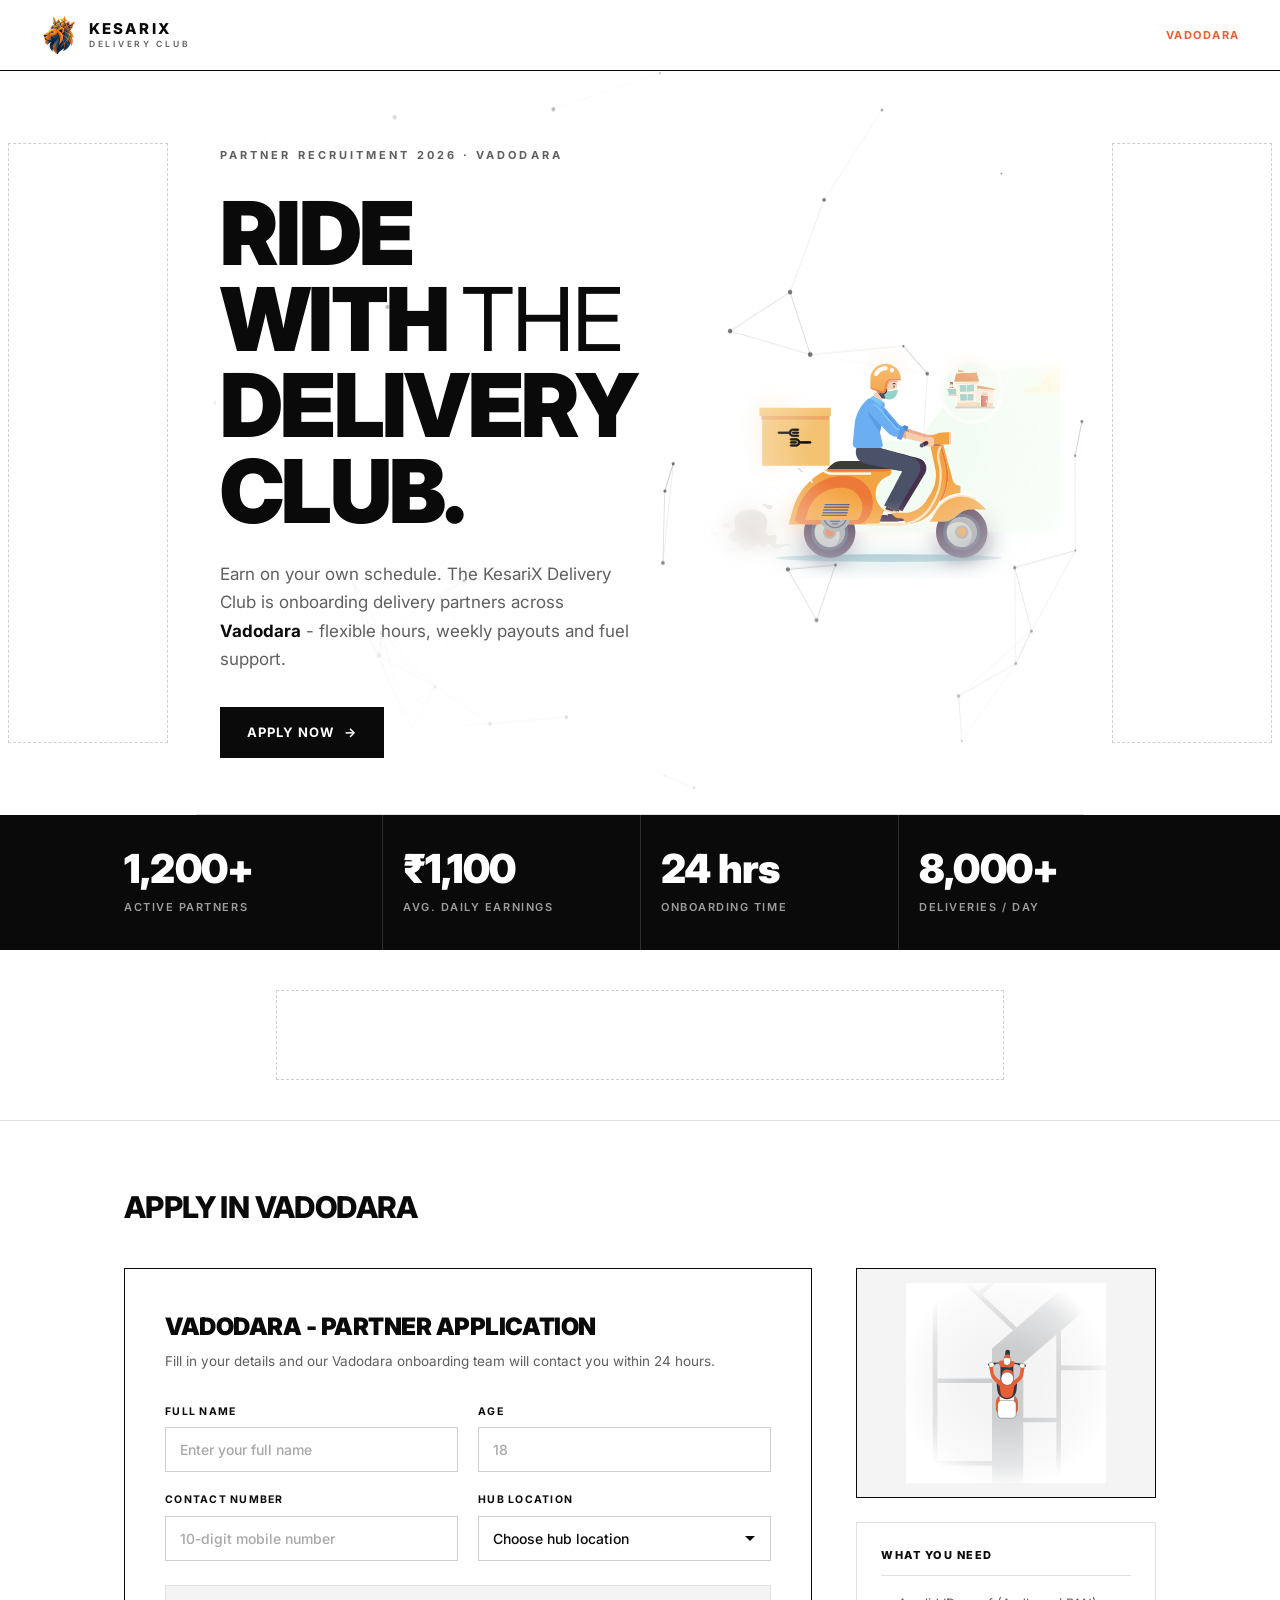
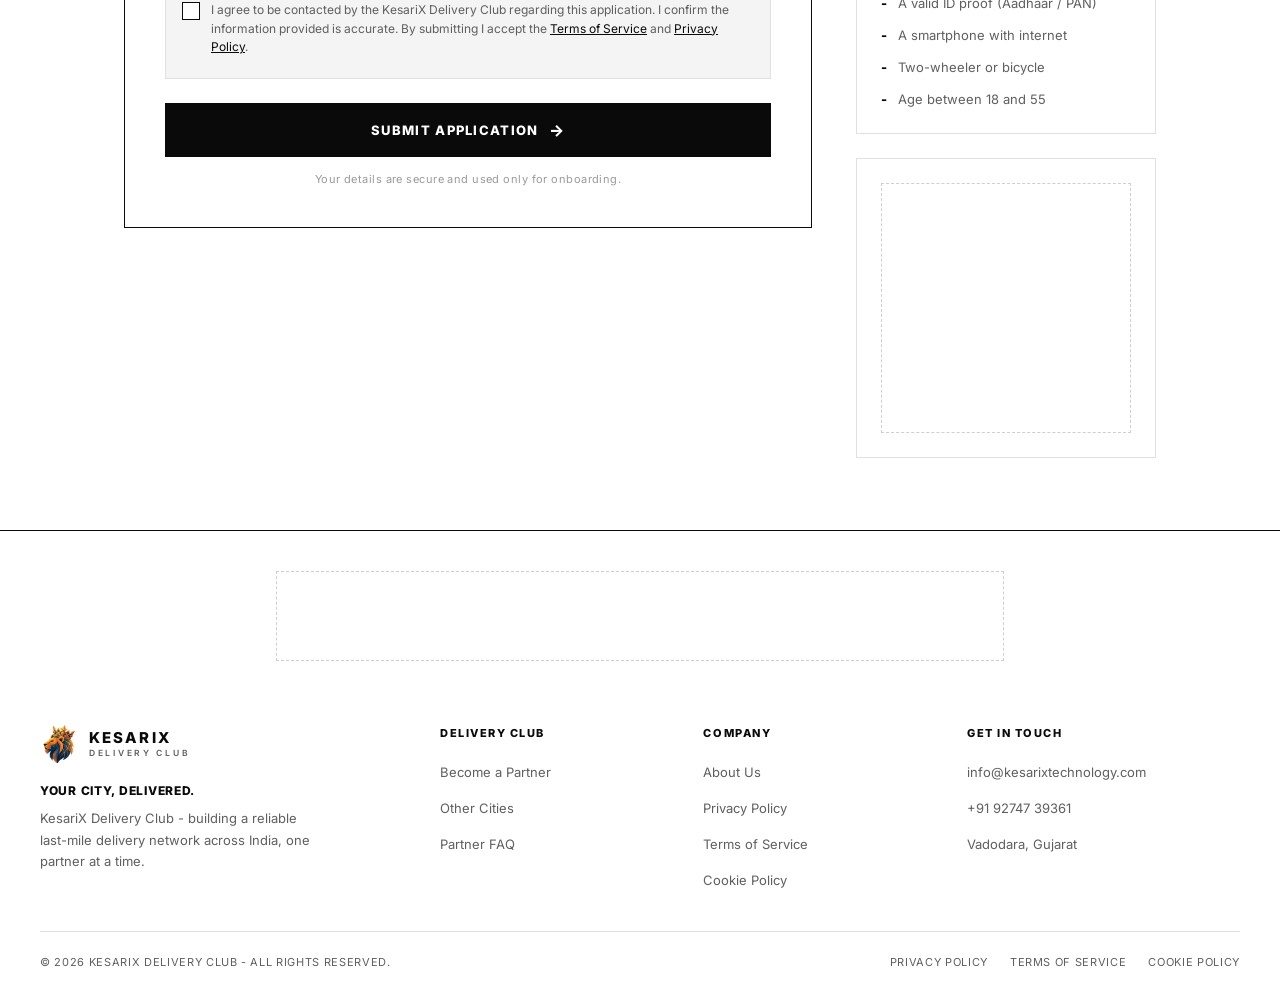
<file: vadodara/index.html>
<!DOCTYPE html>
<html lang="en">
<head>
  <meta charset="UTF-8" />
  <meta name="viewport" content="width=device-width, initial-scale=1.0" />
  <title>Delivery Partner Jobs in Vadodara - KesariX Delivery Club</title>
  <meta name="description" content="Become a KesariX Delivery Club partner in Vadodara. Flexible hours, weekly payouts and fuel support. Apply in under 2 minutes." />
  <meta name="theme-color" content="#ffffff" />
  <meta name="robots" content="index, follow" />
  <link rel="icon" href="../site-logo.ico" />
  <link rel="apple-touch-icon" href="../logo.png" />

  <!-- Open Graph -->
  <meta property="og:title" content="Become a Delivery Partner in Vadodara - KesariX Delivery Club" />
  <meta property="og:description" content="Earn on your own schedule. Now hiring delivery partners in Vadodara." />
  <meta property="og:image" content="../logo.png" />
  <meta property="og:type" content="website" />
  <meta property="og:site_name" content="KesariX Delivery Club" />
  <meta name="twitter:card" content="summary_large_image" />

  <link rel="preconnect" href="https://fonts.googleapis.com" />
  <link rel="preconnect" href="https://fonts.gstatic.com" crossorigin />
  <link rel="stylesheet" href="https://fonts.googleapis.com/css2?family=Inter:wght@400;500;700;800;900&display=swap" />

  <link rel="stylesheet" href="../styles.css" />

  <!-- Google AdSense (replace ca-pub-XXXX with your publisher ID before publishing) -->
  <script async src="https://pagead2.googlesyndication.com/pagead/js/adsbygoogle.js?client=ca-pub-XXXXXXXXXXXXXXXX" crossorigin="anonymous"></script>
  <script type="application/ld+json">
  {"@context":"https://schema.org","@type":"Organization","name":"KesariX Delivery Club","description":"Recruitment service running campaigns to onboard delivery riders across Gujarat.","email":"info@kesarixtechnology.com","telephone":"+91-92747-39361","logo":"../logo.png","areaServed":["Surat","Vadodara","Bharuch","Ahmedabad"],"address":{"@type":"PostalAddress","addressRegion":"Gujarat","addressCountry":"IN"}}
  </script>
</head>
<body>

<div id="top"></div>

<!-- Navbar -->
<nav>
  <div class="nav-inner">
    <a href="../" class="logo" aria-label="KesariX Delivery Club home">
      <img src="../logo.png" alt="KesariX Delivery Club logo" width="128" height="128" decoding="async" />
      <span class="logo-text">KesariX<small>Delivery Club</small></span>
    </a>
    <div class="nav-right">
      <span class="nav-city">Vadodara</span>
    </div>
  </div>
</nav>

<!-- Hero -->
<div class="hero-shell">
  <aside class="ad-rail ad-rail-left" aria-label="Advertisement">
    <div class="ad-slot ad-slot-skyscraper">
      <ins class="adsbygoogle"
           style="display:inline-block;width:160px;height:600px"
           data-ad-client="ca-pub-XXXXXXXXXXXXXXXX"
           data-ad-slot="2233445566"></ins>
      <script>(adsbygoogle = window.adsbygoogle || []).push({});</script>
    </div>
  </aside>
<header class="hero">
  <canvas id="heroCanvas"></canvas>
  <div class="wrap">
    <div class="hero-copy">
    <p class="eyebrow">Partner Recruitment 2026 · Vadodara</p>
    <h1>Ride With <span class="thin">The</span> Delivery Club.</h1>
    <p class="hero-sub">
      Earn on your own schedule. The KesariX Delivery Club is onboarding delivery partners
      across <strong>Vadodara</strong> - flexible hours, weekly payouts and fuel support.
    </p>
    <div class="hero-cta">
      <a href="#apply" class="btn-primary">Apply Now <span>→</span></a>
    </div>
    </div>
    <div class="hero-figure">
      <img class="hero-ghost" src="../Delivery guy out for delivery.svg" alt="" aria-hidden="true" width="750" height="500" decoding="async" />
      <img src="../Delivery guy out for delivery.svg" alt="Delivery partner riding a scooter, out for delivery" width="750" height="500" fetchpriority="high" decoding="async" />
    </div>
  </div>
</header>
  <aside class="ad-rail ad-rail-right" aria-label="Advertisement">
    <div class="ad-slot ad-slot-skyscraper">
      <ins class="adsbygoogle"
           style="display:inline-block;width:160px;height:600px"
           data-ad-client="ca-pub-XXXXXXXXXXXXXXXX"
           data-ad-slot="3344556677"></ins>
      <script>(adsbygoogle = window.adsbygoogle || []).push({});</script>
    </div>
  </aside>
</div>

<!-- Stats strip -->
<section class="stats-strip">
  <div class="wrap">
    <div class="stat-cell"><div class="stat-num">1,200+</div><div class="stat-lbl">Active Partners</div></div>
    <div class="stat-cell"><div class="stat-num">₹1,100</div><div class="stat-lbl">Avg. Daily Earnings</div></div>
    <div class="stat-cell"><div class="stat-num">24 hrs</div><div class="stat-lbl">Onboarding Time</div></div>
    <div class="stat-cell"><div class="stat-num">8,000+</div><div class="stat-lbl">Deliveries / Day</div></div>
  </div>
</section>

<!-- Leaderboard ad -->
<div class="ad-row">
  <div class="ad-slot ad-slot-leaderboard">
    <ins class="adsbygoogle"
         style="display:inline-block;width:728px;max-width:100%;height:90px"
         data-ad-client="ca-pub-XXXXXXXXXXXXXXXX"
         data-ad-slot="1234567890"></ins>
    <script>(adsbygoogle = window.adsbygoogle || []).push({});</script>
  </div>
</div>

<!-- Apply -->
<section class="apply-section" id="apply">
  <div class="wrap">
    <div class="section-head">
      <h2 class="section-title">Apply in Vadodara</h2>
    </div>

    <div class="apply-layout">
      <!-- Form -->
      <div class="form-card">
        <div class="form-heading">Vadodara - Partner Application</div>
        <p class="form-sub">Fill in your details and our Vadodara onboarding team will contact you within 24 hours.</p>

        <form id="recruitForm" novalidate>
          <!-- City is fixed for this page -->
          <input type="hidden" id="city" name="city" value="Vadodara" />

          <div class="form-grid">
            <div class="field">
              <label for="name">Full Name</label>
              <input type="text" id="name" name="name" placeholder="Enter your full name" required autocomplete="name" />
            </div>
            <div class="field">
              <label for="age">Age</label>
              <input type="number" id="age" name="age" placeholder="18" min="18" max="55" required />
            </div>
            <div class="field">
              <label for="contact">Contact Number</label>
              <input type="tel" id="contact" name="contact" placeholder="10-digit mobile number" pattern="[6-9][0-9]{9}" required autocomplete="tel" maxlength="10" />
            </div>
            <div class="field">
              <label for="hub">Hub Location</label>
              <select id="hub" name="hub" required>
                <option value="" disabled selected>Choose hub location</option>
                <option value="Chhani">Chhani</option>
                <option value="Atladra">Atladra</option>
                <option value="Waghodia Road">Waghodia Road</option>
                <option value="Shiyabaug Road">Shiyabaug Road</option>
              </select>
            </div>
          </div>

          <div class="consent">
            <input type="checkbox" id="consent" name="consent" required />
            <p>
              I agree to be contacted by the KesariX Delivery Club regarding this application.
              I confirm the information provided is accurate. By submitting I accept the
              <a href="../terms.html">Terms of Service</a> and <a href="../privacy.html">Privacy Policy</a>.
            </p>
          </div>

          <button type="submit" class="btn-submit" id="submitBtn">
            <span id="btnLabel">Submit Application</span> <span class="btn-arrow">→</span>
          </button>

          <p class="form-error" id="formError">Something went wrong. Please try again or call us directly.</p>
          <p class="form-note">Your details are secure and used only for onboarding.</p>
        </form>

        <div class="success-msg" id="successMsg">
          <div class="success-icon">✓</div>
          <h3>Application Received</h3>
          <p>
            Thank you for applying to the KesariX Delivery Club in Vadodara.<br />
            Our onboarding team will reach you on your contact number within <strong>24 hours</strong>.
          </p>
        </div>
      </div>

      <!-- Aside -->
      <aside class="apply-aside">
        <div class="aside-figure">
          <img src="../Delivery.svg" alt="Animated delivery route illustration" width="300" height="300" loading="lazy" decoding="async" />
        </div>
        <div class="aside-block">
          <h4>What You Need</h4>
          <ul class="checklist">
            <li>A valid ID proof (Aadhaar / PAN)</li>
            <li>A smartphone with internet</li>
            <li>Two-wheeler or bicycle</li>
            <li>Age between 18 and 55</li>
          </ul>
        </div>
        <div class="aside-block ad-side" style="display:flex;align-items:center;justify-content:center;">
          <div class="ad-slot ad-slot-rect">
            <ins class="adsbygoogle"
                 style="display:inline-block;width:300px;height:250px"
                 data-ad-client="ca-pub-XXXXXXXXXXXXXXXX"
                 data-ad-slot="0987654321"></ins>
            <script>(adsbygoogle = window.adsbygoogle || []).push({});</script>
          </div>
        </div>
      </aside>
    </div>
  </div>
</section>

<!-- Footer -->
<footer>
  <div class="wrap">
    <div class="ad-row" style="border-bottom:none;padding:40px 0 8px;">
      <div class="ad-slot ad-slot-leaderboard">
        <ins class="adsbygoogle"
             style="display:inline-block;width:728px;max-width:100%;height:90px"
             data-ad-client="ca-pub-XXXXXXXXXXXXXXXX"
             data-ad-slot="1122334455"></ins>
        <script>(adsbygoogle = window.adsbygoogle || []).push({});</script>
      </div>
    </div>

    <div class="footer-grid">
      <div class="footer-brand">
        <a href="../" class="logo">
          <img src="../logo.png" alt="KesariX Delivery Club logo" width="128" height="128" decoding="async" />
          <span class="logo-text">KesariX<small>Delivery Club</small></span>
        </a>
        <p class="footer-tag">
          <strong>Your City, Delivered.</strong>
          KesariX Delivery Club - building a reliable last-mile delivery network across India, one partner at a time.
        </p>
      </div>

      <div class="footer-col">
        <h4>Delivery Club</h4>
        <ul>
          <li><a href="#apply">Become a Partner</a></li>
          <li><a href="../">Other Cities</a></li>
          <li><a href="#apply">Partner FAQ</a></li>
        </ul>
      </div>

      <div class="footer-col">
        <h4>Company</h4>
        <ul>
          <li><a href="../about.html">About Us</a></li>
          <li><a href="../privacy.html">Privacy Policy</a></li>
          <li><a href="../terms.html">Terms of Service</a></li>
          <li><a href="../cookies.html">Cookie Policy</a></li>
        </ul>
      </div>

      <div class="footer-col">
        <h4>Get In Touch</h4>
        <ul>
          <li><a href="mailto:info@kesarixtechnology.com">info@kesarixtechnology.com</a></li>
          <li><a href="tel:+919274739361">+91 92747 39361</a></li>
          <li><span>Vadodara, Gujarat</span></li>
        </ul>
      </div>
    </div>

    <div class="footer-bottom">
      <p class="footer-copy">© 2026 KesariX Delivery Club - All rights reserved.</p>
      <div class="footer-legal">
        <a href="../privacy.html">Privacy Policy</a>
        <a href="../terms.html">Terms of Service</a>
        <a href="../cookies.html">Cookie Policy</a>
      </div>
    </div>
  </div>
</footer>

<script src="../app.js"></script>
</body>
</html>
</file>
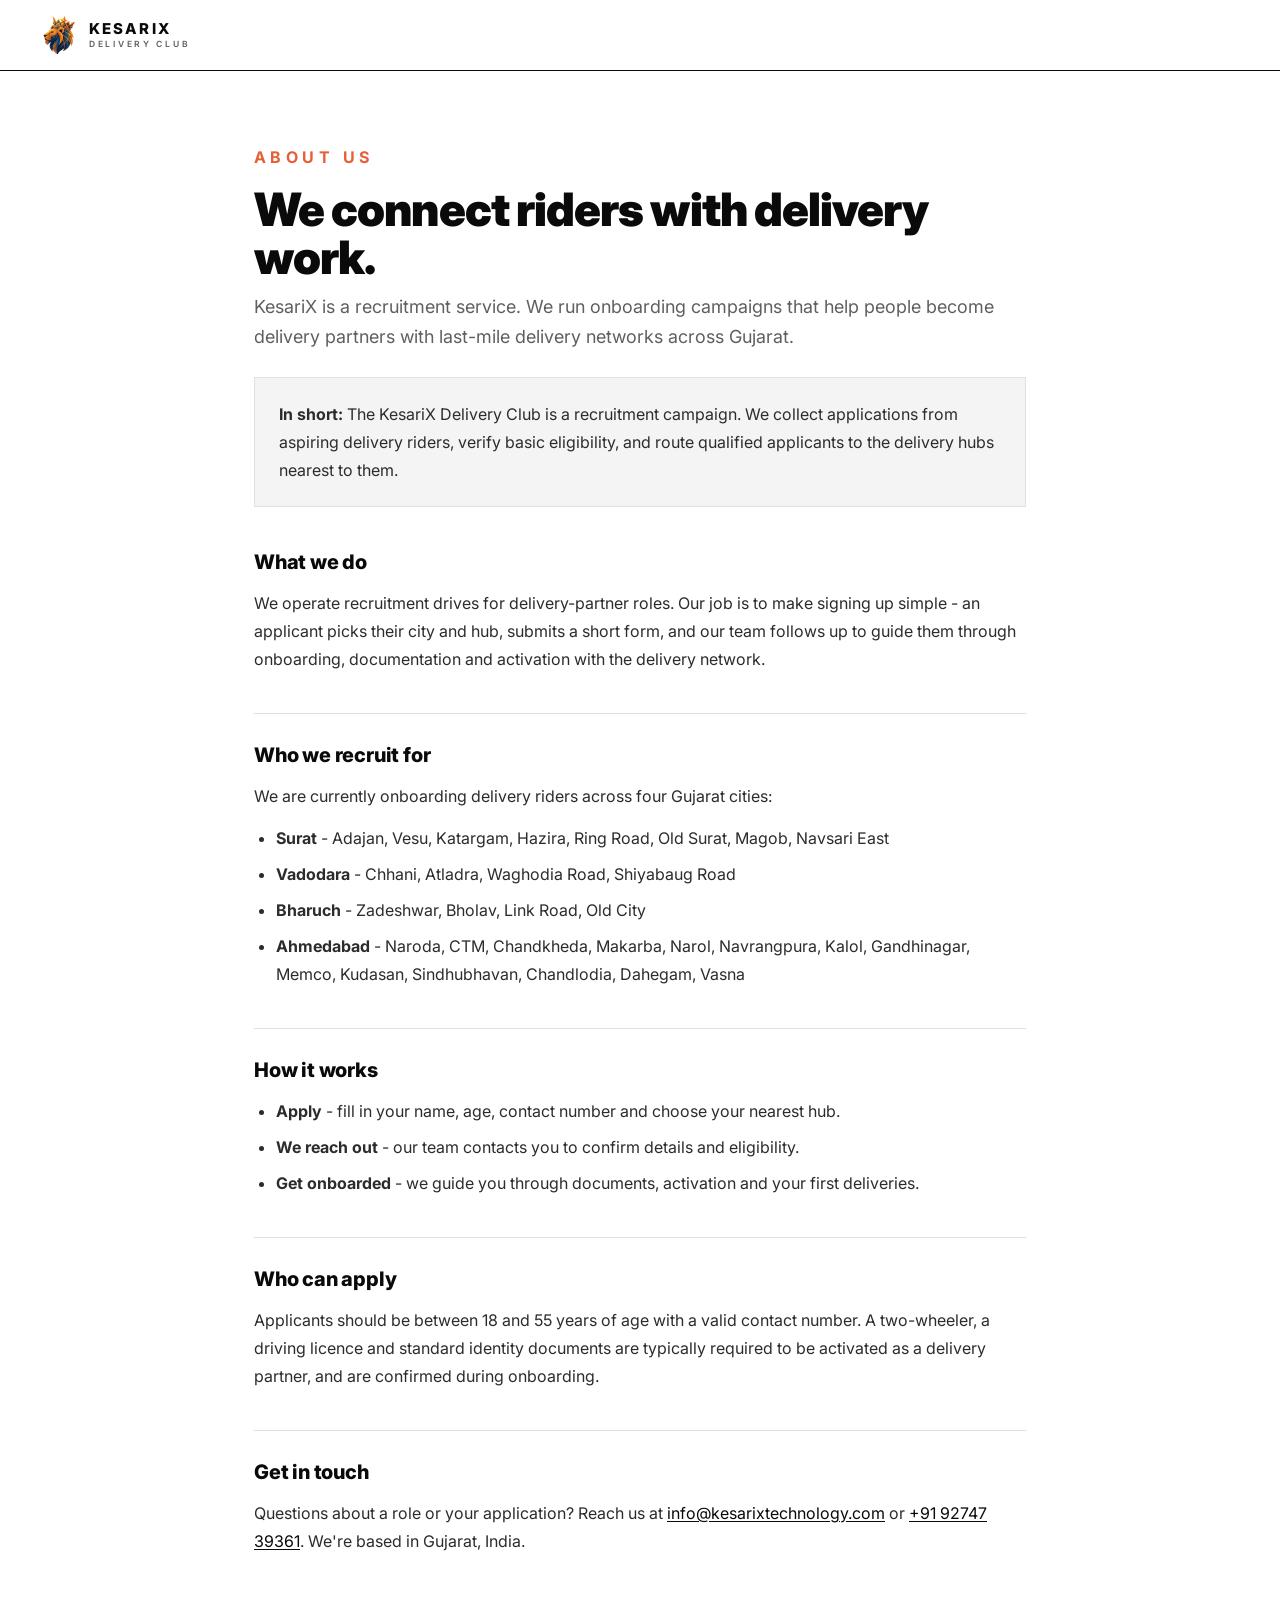
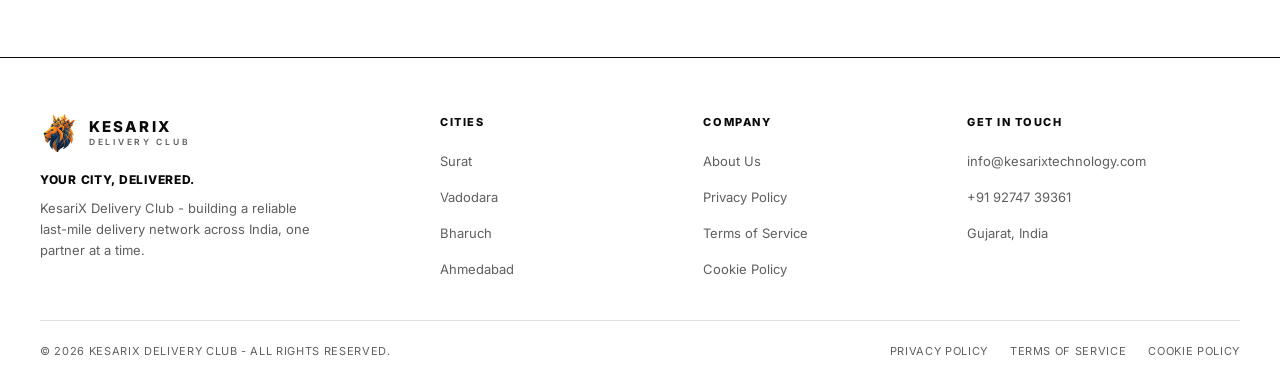
<file: about.html>
<!DOCTYPE html>
<html lang="en">
<head>
  <meta charset="UTF-8" />
  <meta name="viewport" content="width=device-width, initial-scale=1.0" />
  <title>About Us - KesariX Delivery Club</title>
  <meta name="description" content="KesariX is a recruitment service running campaigns to onboard delivery riders across Gujarat - Surat, Vadodara, Bharuch and Ahmedabad." />
  <meta name="theme-color" content="#ffffff" />
  <meta name="robots" content="index, follow" />

  <!-- Open Graph -->
  <meta property="og:title" content="About Us - KesariX Delivery Club" />
  <meta property="og:description" content="KesariX is a recruitment service running campaigns to onboard delivery riders across Gujarat - Surat, Vadodara, Bharuch and Ahmedabad." />
  <meta property="og:image" content="logo.png" />
  <meta property="og:type" content="website" />
  <meta property="og:site_name" content="KesariX Delivery Club" />
  <meta name="twitter:card" content="summary_large_image" />
  <link rel="icon" href="site-logo.ico" />
  <link rel="apple-touch-icon" href="logo.png" />
  <link rel="preconnect" href="https://fonts.googleapis.com" />
  <link rel="preconnect" href="https://fonts.gstatic.com" crossorigin />
  <link rel="stylesheet" href="https://fonts.googleapis.com/css2?family=Inter:wght@400;500;700;800;900&display=swap" />
  <link rel="stylesheet" href="styles.css" />
  <script type="application/ld+json">
  {"@context":"https://schema.org","@type":"Organization","name":"KesariX Delivery Club","description":"Recruitment service running campaigns to onboard delivery riders across Gujarat.","email":"info@kesarixtechnology.com","telephone":"+91-92747-39361","logo":"logo.png","areaServed":["Surat","Vadodara","Bharuch","Ahmedabad"],"address":{"@type":"PostalAddress","addressRegion":"Gujarat","addressCountry":"IN"}}
  </script>
</head>
<body>

<div id="top"></div>

<!-- Navbar -->
<nav>
  <div class="nav-inner">
    <a href="./" class="logo" aria-label="KesariX Delivery Club home">
      <img src="logo.png" alt="KesariX Delivery Club logo" width="128" height="128" decoding="async" />
      <span class="logo-text">KesariX<small>Delivery Club</small></span>
    </a>
  </div>
</nav>

<!-- Content -->
<main class="content">
  <p class="eyebrow">About Us</p>
  <h1>We connect riders with delivery work.</h1>
  <p class="lead">
    KesariX is a recruitment service. We run onboarding campaigns that help people become
    delivery partners with last-mile delivery networks across Gujarat.
  </p>

  <div class="callout">
    <p><strong>In short:</strong> The KesariX Delivery Club is a recruitment campaign. We collect
    applications from aspiring delivery riders, verify basic eligibility, and route qualified
    applicants to the delivery hubs nearest to them.</p>
  </div>

  <h2>What we do</h2>
  <p>
    We operate recruitment drives for delivery-partner roles. Our job is to make signing up simple -
    an applicant picks their city and hub, submits a short form, and our team follows up to guide
    them through onboarding, documentation and activation with the delivery network.
  </p>

  <h2>Who we recruit for</h2>
  <p>
    We are currently onboarding delivery riders across four Gujarat cities:
  </p>
  <ul>
    <li><strong>Surat</strong> - Adajan, Vesu, Katargam, Hazira, Ring Road, Old Surat, Magob, Navsari East</li>
    <li><strong>Vadodara</strong> - Chhani, Atladra, Waghodia Road, Shiyabaug Road</li>
    <li><strong>Bharuch</strong> - Zadeshwar, Bholav, Link Road, Old City</li>
    <li><strong>Ahmedabad</strong> - Naroda, CTM, Chandkheda, Makarba, Narol, Navrangpura, Kalol, Gandhinagar, Memco, Kudasan, Sindhubhavan, Chandlodia, Dahegam, Vasna</li>
  </ul>

  <h2>How it works</h2>
  <ul>
    <li><strong>Apply</strong> - fill in your name, age, contact number and choose your nearest hub.</li>
    <li><strong>We reach out</strong> - our team contacts you to confirm details and eligibility.</li>
    <li><strong>Get onboarded</strong> - we guide you through documents, activation and your first deliveries.</li>
  </ul>

  <h2>Who can apply</h2>
  <p>
    Applicants should be between 18 and 55 years of age with a valid contact number. A two-wheeler,
    a driving licence and standard identity documents are typically required to be activated as a
    delivery partner, and are confirmed during onboarding.
  </p>

  <h2>Get in touch</h2>
  <p>
    Questions about a role or your application? Reach us at
    <a href="mailto:info@kesarixtechnology.com">info@kesarixtechnology.com</a> or
    <a href="tel:+919274739361">+91 92747 39361</a>. We're based in Gujarat, India.
  </p>
</main>

<!-- Footer -->
<footer>
  <div class="wrap">
    <div class="footer-grid">
      <div class="footer-brand">
        <a href="./" class="logo">
          <img src="logo.png" alt="KesariX Delivery Club logo" width="128" height="128" decoding="async" />
          <span class="logo-text">KesariX<small>Delivery Club</small></span>
        </a>
        <p class="footer-tag">
          <strong>Your City, Delivered.</strong>
          KesariX Delivery Club - building a reliable last-mile delivery network across India, one partner at a time.
        </p>
      </div>
      <div class="footer-col">
        <h4>Cities</h4>
        <ul>
          <li><a href="surat/">Surat</a></li>
          <li><a href="vadodara/">Vadodara</a></li>
          <li><a href="bharuch/">Bharuch</a></li>
          <li><a href="ahmedabad/">Ahmedabad</a></li>
        </ul>
      </div>
      <div class="footer-col">
        <h4>Company</h4>
        <ul>
          <li><a href="about.html">About Us</a></li>
          <li><a href="privacy.html">Privacy Policy</a></li>
          <li><a href="terms.html">Terms of Service</a></li>
          <li><a href="cookies.html">Cookie Policy</a></li>
        </ul>
      </div>
      <div class="footer-col">
        <h4>Get In Touch</h4>
        <ul>
          <li><a href="mailto:info@kesarixtechnology.com">info@kesarixtechnology.com</a></li>
          <li><a href="tel:+919274739361">+91 92747 39361</a></li>
          <li><span>Gujarat, India</span></li>
        </ul>
      </div>
    </div>
    <div class="footer-bottom">
      <p class="footer-copy">© 2026 KesariX Delivery Club - All rights reserved.</p>
      <div class="footer-legal">
        <a href="privacy.html">Privacy Policy</a>
        <a href="terms.html">Terms of Service</a>
        <a href="cookies.html">Cookie Policy</a>
      </div>
    </div>
  </div>
</footer>

</body>
</html>
</file>
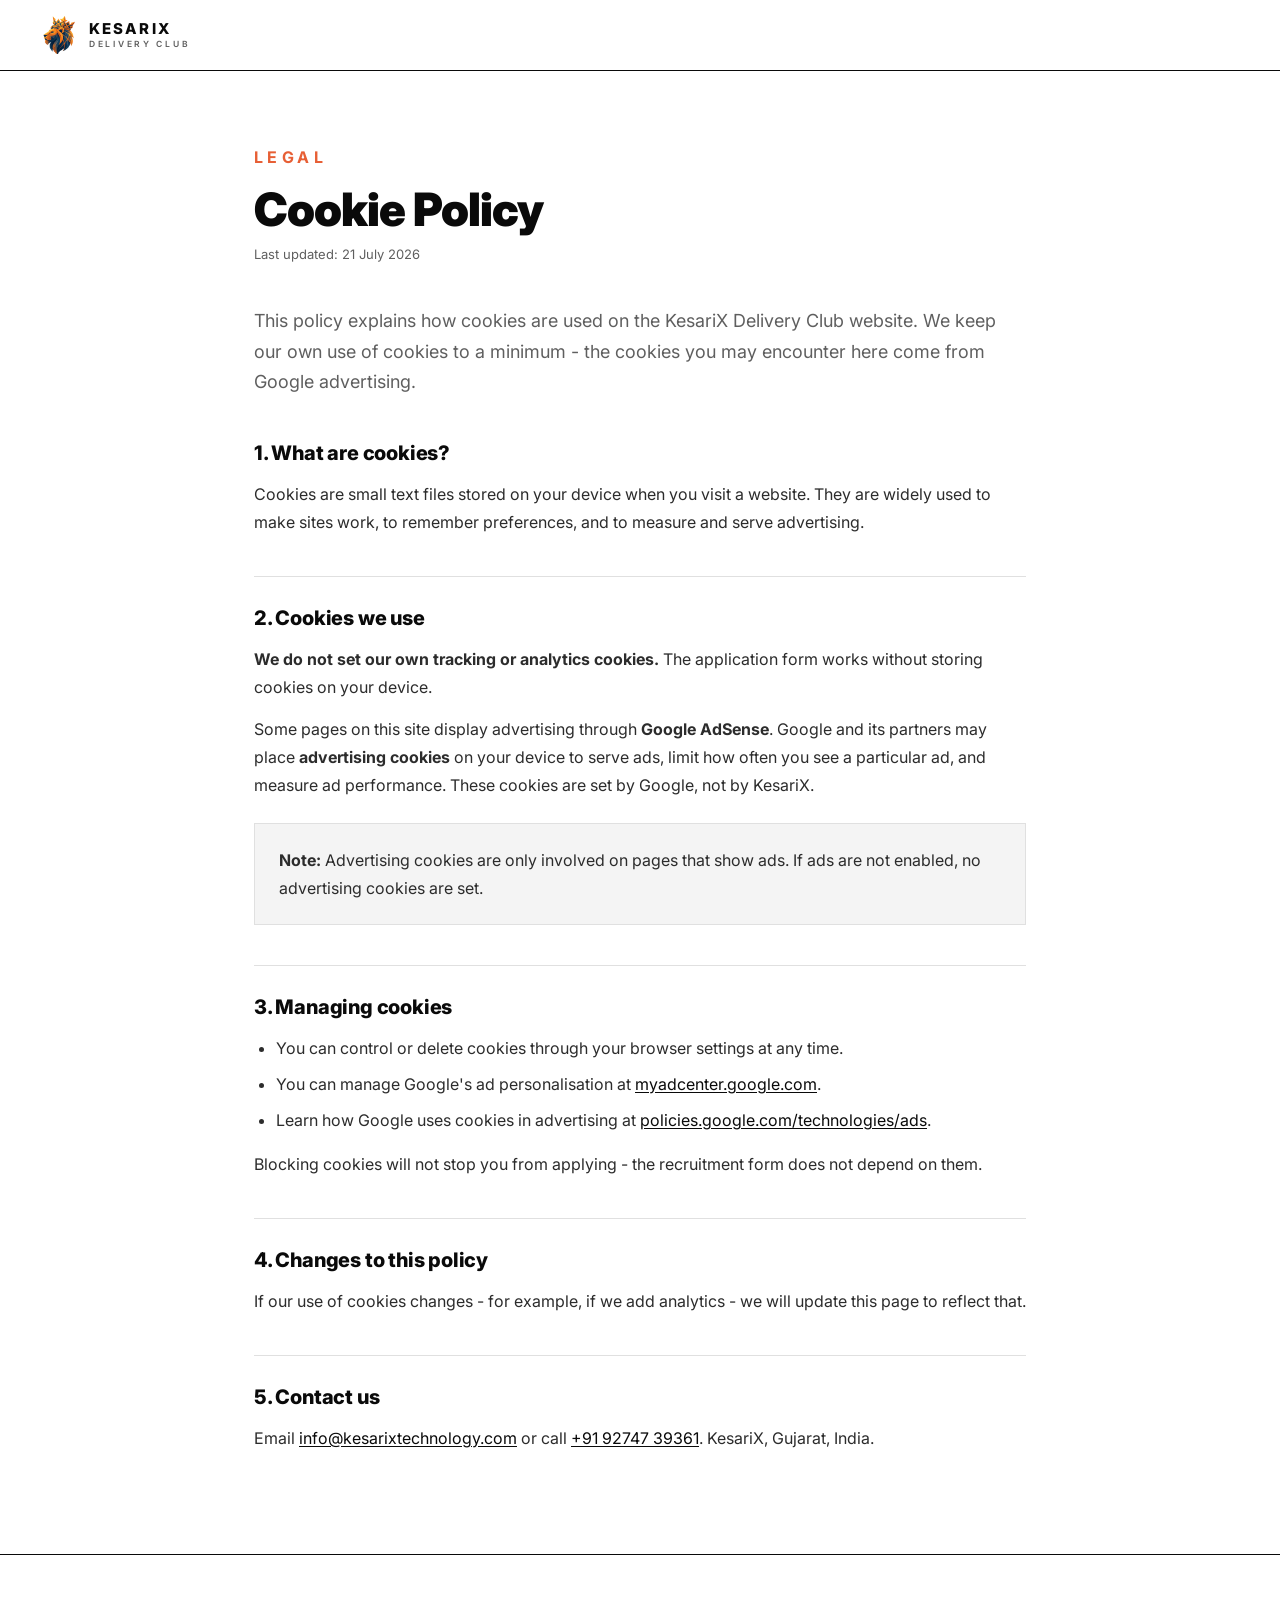
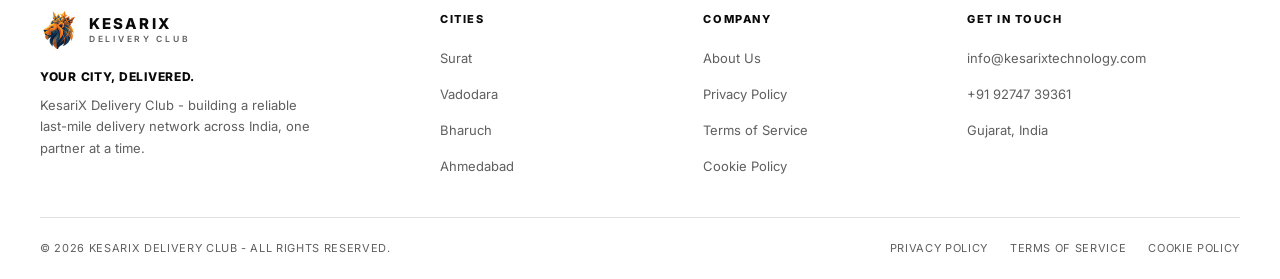
<file: cookies.html>
<!DOCTYPE html>
<html lang="en">
<head>
  <meta charset="UTF-8" />
  <meta name="viewport" content="width=device-width, initial-scale=1.0" />
  <title>Cookie Policy - KesariX Delivery Club</title>
  <meta name="description" content="How and why cookies are used on the KesariX Delivery Club site, and how you can control them." />
  <meta name="theme-color" content="#ffffff" />
  <meta name="robots" content="index, follow" />

  <!-- Open Graph -->
  <meta property="og:title" content="Cookie Policy - KesariX Delivery Club" />
  <meta property="og:description" content="How and why cookies are used on the KesariX Delivery Club site, and how you can control them." />
  <meta property="og:image" content="logo.png" />
  <meta property="og:type" content="website" />
  <meta property="og:site_name" content="KesariX Delivery Club" />
  <meta name="twitter:card" content="summary_large_image" />
  <link rel="icon" href="site-logo.ico" />
  <link rel="apple-touch-icon" href="logo.png" />
  <link rel="preconnect" href="https://fonts.googleapis.com" />
  <link rel="preconnect" href="https://fonts.gstatic.com" crossorigin />
  <link rel="stylesheet" href="https://fonts.googleapis.com/css2?family=Inter:wght@400;500;700;800;900&display=swap" />
  <link rel="stylesheet" href="styles.css" />
  <script type="application/ld+json">
  {"@context":"https://schema.org","@type":"Organization","name":"KesariX Delivery Club","description":"Recruitment service running campaigns to onboard delivery riders across Gujarat.","email":"info@kesarixtechnology.com","telephone":"+91-92747-39361","logo":"logo.png","areaServed":["Surat","Vadodara","Bharuch","Ahmedabad"],"address":{"@type":"PostalAddress","addressRegion":"Gujarat","addressCountry":"IN"}}
  </script>
</head>
<body>

<div id="top"></div>

<!-- Navbar -->
<nav>
  <div class="nav-inner">
    <a href="./" class="logo" aria-label="KesariX Delivery Club home">
      <img src="logo.png" alt="KesariX Delivery Club logo" width="128" height="128" decoding="async" />
      <span class="logo-text">KesariX<small>Delivery Club</small></span>
    </a>
  </div>
</nav>

<!-- Content -->
<main class="content">
  <p class="eyebrow">Legal</p>
  <h1>Cookie Policy</h1>
  <p class="updated">Last updated: 21 July 2026</p>

  <p class="lead">
    This policy explains how cookies are used on the KesariX Delivery Club website. We keep our own
    use of cookies to a minimum - the cookies you may encounter here come from Google advertising.
  </p>

  <h2>1. What are cookies?</h2>
  <p>
    Cookies are small text files stored on your device when you visit a website. They are widely used
    to make sites work, to remember preferences, and to measure and serve advertising.
  </p>

  <h2>2. Cookies we use</h2>
  <p>
    <strong>We do not set our own tracking or analytics cookies.</strong> The application form works
    without storing cookies on your device.
  </p>
  <p>
    Some pages on this site display advertising through <strong>Google AdSense</strong>. Google and its
    partners may place <strong>advertising cookies</strong> on your device to serve ads, limit how often
    you see a particular ad, and measure ad performance. These cookies are set by Google, not by KesariX.
  </p>

  <div class="callout">
    <p><strong>Note:</strong> Advertising cookies are only involved on pages that show ads. If ads are
    not enabled, no advertising cookies are set.</p>
  </div>

  <h2>3. Managing cookies</h2>
  <ul>
    <li>You can control or delete cookies through your browser settings at any time.</li>
    <li>You can manage Google's ad personalisation at <a href="https://myadcenter.google.com/" target="_blank" rel="noopener">myadcenter.google.com</a>.</li>
    <li>Learn how Google uses cookies in advertising at <a href="https://policies.google.com/technologies/ads" target="_blank" rel="noopener">policies.google.com/technologies/ads</a>.</li>
  </ul>
  <p>
    Blocking cookies will not stop you from applying - the recruitment form does not depend on them.
  </p>

  <h2>4. Changes to this policy</h2>
  <p>
    If our use of cookies changes - for example, if we add analytics - we will update this page to
    reflect that.
  </p>

  <h2>5. Contact us</h2>
  <p>
    Email <a href="mailto:info@kesarixtechnology.com">info@kesarixtechnology.com</a> or call
    <a href="tel:+919274739361">+91 92747 39361</a>. KesariX, Gujarat, India.
  </p>
</main>

<!-- Footer -->
<footer>
  <div class="wrap">
    <div class="footer-grid">
      <div class="footer-brand">
        <a href="./" class="logo">
          <img src="logo.png" alt="KesariX Delivery Club logo" width="128" height="128" decoding="async" />
          <span class="logo-text">KesariX<small>Delivery Club</small></span>
        </a>
        <p class="footer-tag">
          <strong>Your City, Delivered.</strong>
          KesariX Delivery Club - building a reliable last-mile delivery network across India, one partner at a time.
        </p>
      </div>
      <div class="footer-col">
        <h4>Cities</h4>
        <ul>
          <li><a href="surat/">Surat</a></li>
          <li><a href="vadodara/">Vadodara</a></li>
          <li><a href="bharuch/">Bharuch</a></li>
          <li><a href="ahmedabad/">Ahmedabad</a></li>
        </ul>
      </div>
      <div class="footer-col">
        <h4>Company</h4>
        <ul>
          <li><a href="about.html">About Us</a></li>
          <li><a href="privacy.html">Privacy Policy</a></li>
          <li><a href="terms.html">Terms of Service</a></li>
          <li><a href="cookies.html">Cookie Policy</a></li>
        </ul>
      </div>
      <div class="footer-col">
        <h4>Get In Touch</h4>
        <ul>
          <li><a href="mailto:info@kesarixtechnology.com">info@kesarixtechnology.com</a></li>
          <li><a href="tel:+919274739361">+91 92747 39361</a></li>
          <li><span>Gujarat, India</span></li>
        </ul>
      </div>
    </div>
    <div class="footer-bottom">
      <p class="footer-copy">© 2026 KesariX Delivery Club - All rights reserved.</p>
      <div class="footer-legal">
        <a href="privacy.html">Privacy Policy</a>
        <a href="terms.html">Terms of Service</a>
        <a href="cookies.html">Cookie Policy</a>
      </div>
    </div>
  </div>
</footer>

</body>
</html>
</file>
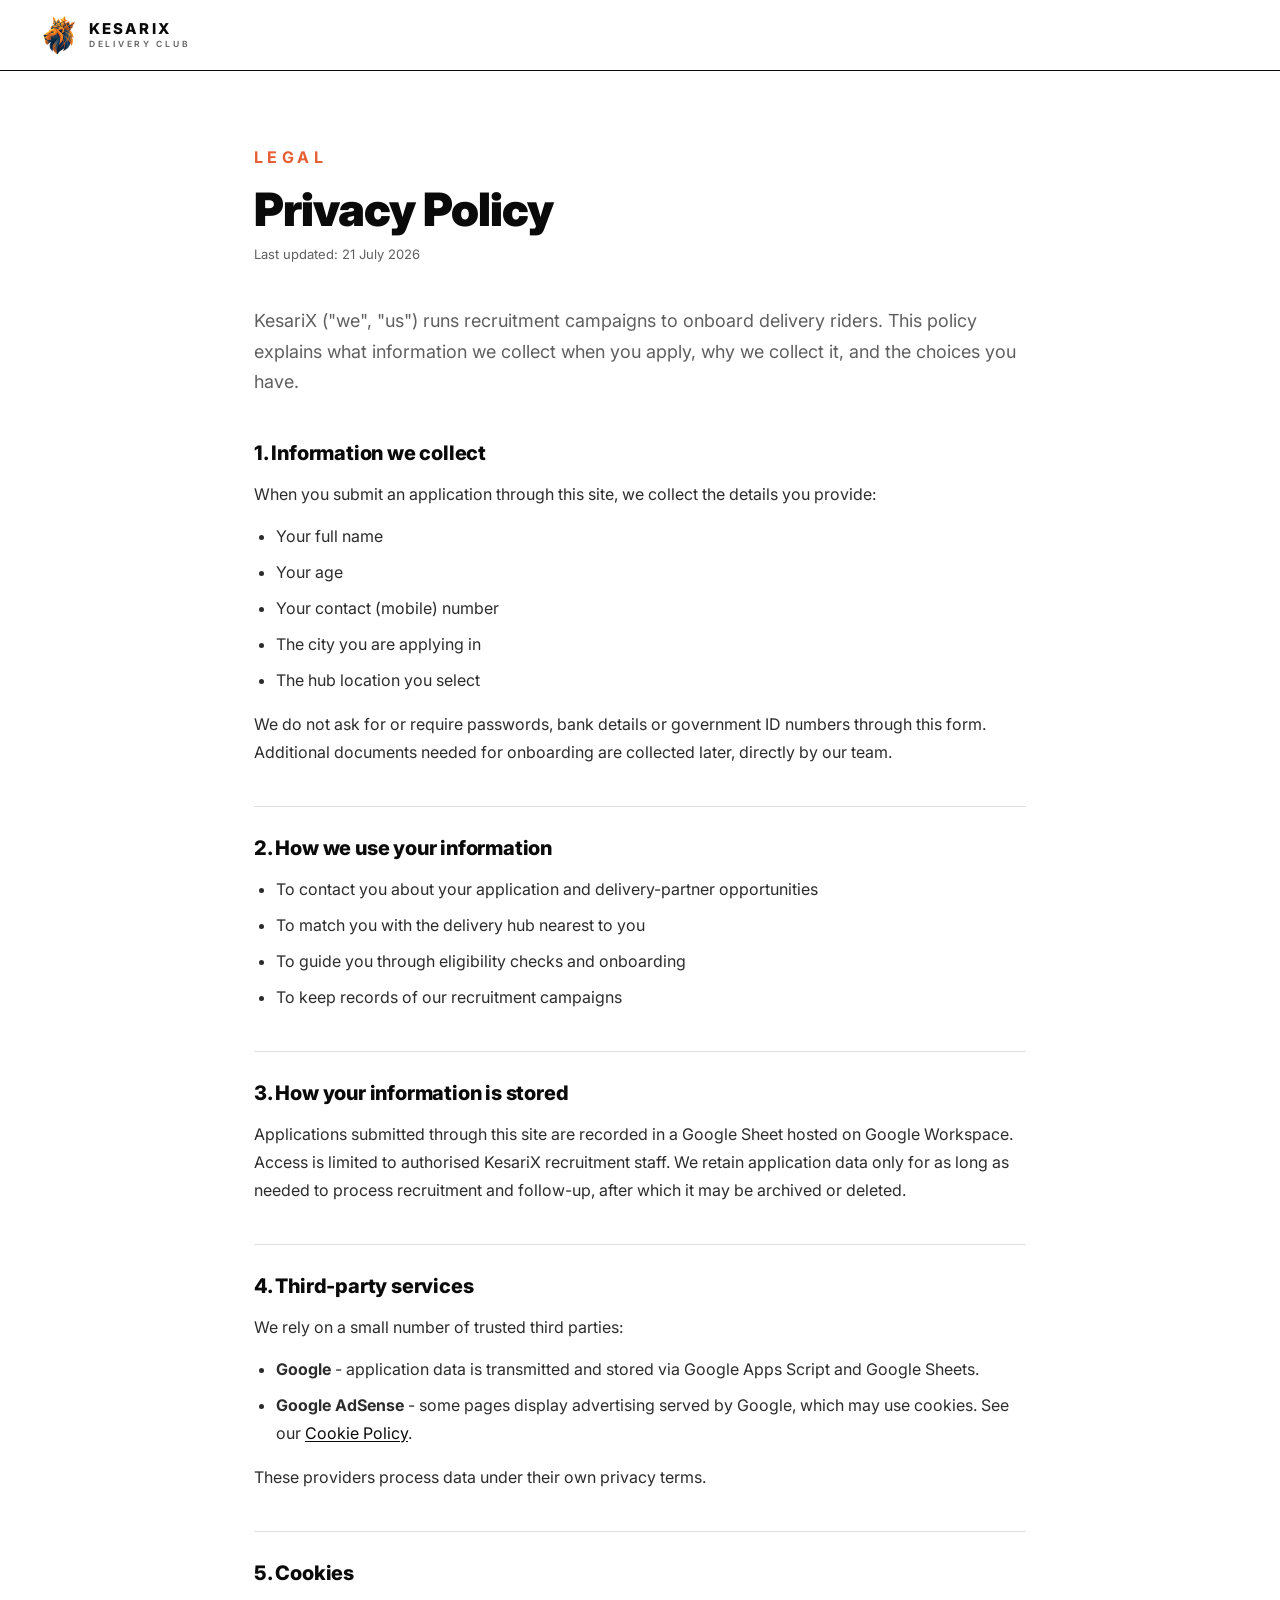
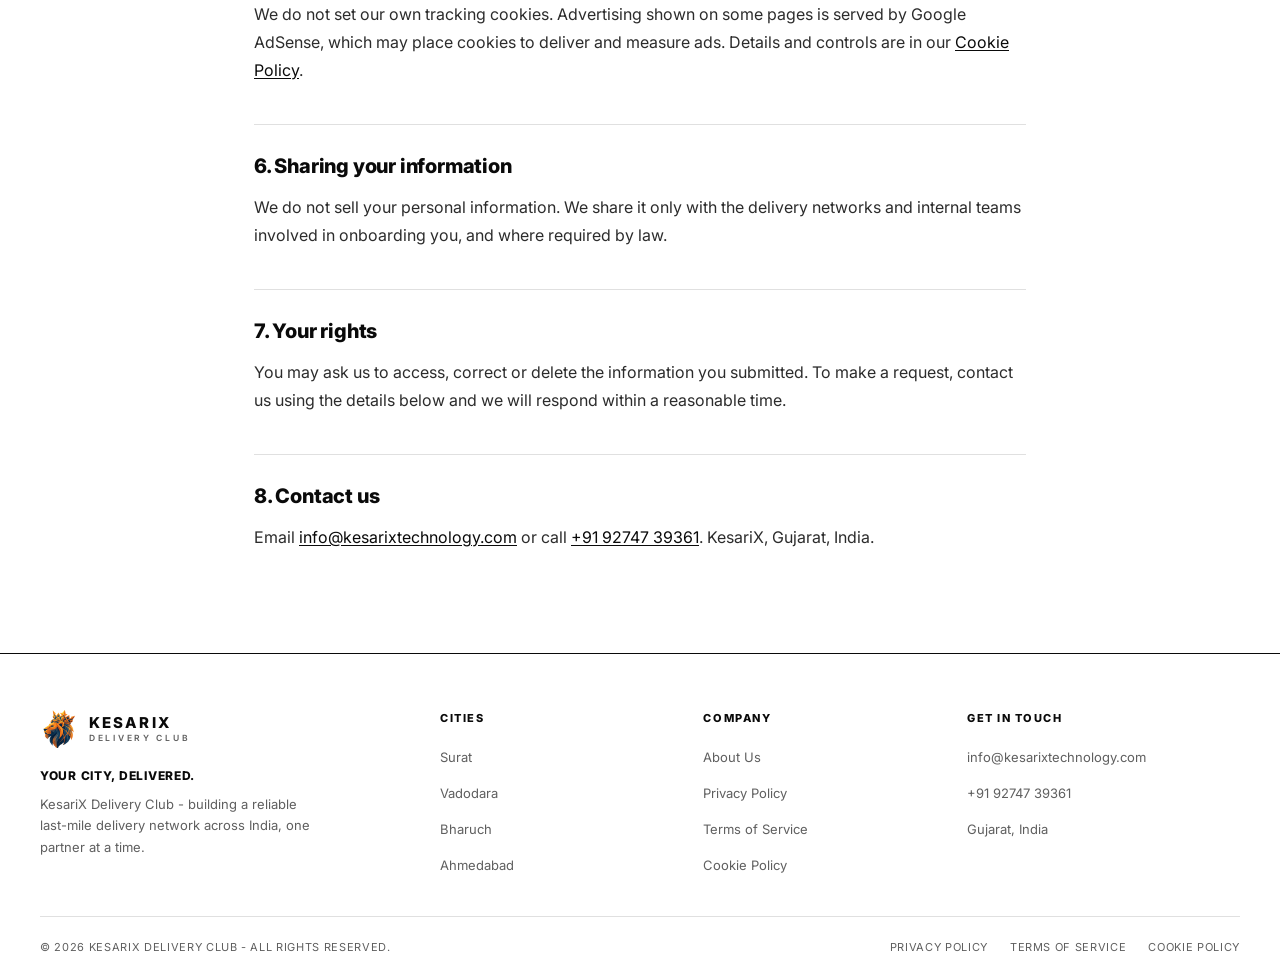
<file: privacy.html>
<!DOCTYPE html>
<html lang="en">
<head>
  <meta charset="UTF-8" />
  <meta name="viewport" content="width=device-width, initial-scale=1.0" />
  <title>Privacy Policy - KesariX Delivery Club</title>
  <meta name="description" content="How KesariX collects, uses and protects the information you share when applying to become a delivery partner." />
  <meta name="theme-color" content="#ffffff" />
  <meta name="robots" content="index, follow" />

  <!-- Open Graph -->
  <meta property="og:title" content="Privacy Policy - KesariX Delivery Club" />
  <meta property="og:description" content="How KesariX collects, uses and protects the information you share when applying to become a delivery partner." />
  <meta property="og:image" content="logo.png" />
  <meta property="og:type" content="website" />
  <meta property="og:site_name" content="KesariX Delivery Club" />
  <meta name="twitter:card" content="summary_large_image" />
  <link rel="icon" href="site-logo.ico" />
  <link rel="apple-touch-icon" href="logo.png" />
  <link rel="preconnect" href="https://fonts.googleapis.com" />
  <link rel="preconnect" href="https://fonts.gstatic.com" crossorigin />
  <link rel="stylesheet" href="https://fonts.googleapis.com/css2?family=Inter:wght@400;500;700;800;900&display=swap" />
  <link rel="stylesheet" href="styles.css" />
  <script type="application/ld+json">
  {"@context":"https://schema.org","@type":"Organization","name":"KesariX Delivery Club","description":"Recruitment service running campaigns to onboard delivery riders across Gujarat.","email":"info@kesarixtechnology.com","telephone":"+91-92747-39361","logo":"logo.png","areaServed":["Surat","Vadodara","Bharuch","Ahmedabad"],"address":{"@type":"PostalAddress","addressRegion":"Gujarat","addressCountry":"IN"}}
  </script>
</head>
<body>

<div id="top"></div>

<!-- Navbar -->
<nav>
  <div class="nav-inner">
    <a href="./" class="logo" aria-label="KesariX Delivery Club home">
      <img src="logo.png" alt="KesariX Delivery Club logo" width="128" height="128" decoding="async" />
      <span class="logo-text">KesariX<small>Delivery Club</small></span>
    </a>
  </div>
</nav>

<!-- Content -->
<main class="content">
  <p class="eyebrow">Legal</p>
  <h1>Privacy Policy</h1>
  <p class="updated">Last updated: 21 July 2026</p>

  <p class="lead">
    KesariX ("we", "us") runs recruitment campaigns to onboard delivery riders. This policy explains
    what information we collect when you apply, why we collect it, and the choices you have.
  </p>

  <h2>1. Information we collect</h2>
  <p>When you submit an application through this site, we collect the details you provide:</p>
  <ul>
    <li>Your full name</li>
    <li>Your age</li>
    <li>Your contact (mobile) number</li>
    <li>The city you are applying in</li>
    <li>The hub location you select</li>
  </ul>
  <p>
    We do not ask for or require passwords, bank details or government ID numbers through this form.
    Additional documents needed for onboarding are collected later, directly by our team.
  </p>

  <h2>2. How we use your information</h2>
  <ul>
    <li>To contact you about your application and delivery-partner opportunities</li>
    <li>To match you with the delivery hub nearest to you</li>
    <li>To guide you through eligibility checks and onboarding</li>
    <li>To keep records of our recruitment campaigns</li>
  </ul>

  <h2>3. How your information is stored</h2>
  <p>
    Applications submitted through this site are recorded in a Google Sheet hosted on Google Workspace.
    Access is limited to authorised KesariX recruitment staff. We retain application data only for as
    long as needed to process recruitment and follow-up, after which it may be archived or deleted.
  </p>

  <h2>4. Third-party services</h2>
  <p>We rely on a small number of trusted third parties:</p>
  <ul>
    <li><strong>Google</strong> - application data is transmitted and stored via Google Apps Script and Google Sheets.</li>
    <li><strong>Google AdSense</strong> - some pages display advertising served by Google, which may use cookies. See our <a href="cookies.html">Cookie Policy</a>.</li>
  </ul>
  <p>These providers process data under their own privacy terms.</p>

  <h2>5. Cookies</h2>
  <p>
    We do not set our own tracking cookies. Advertising shown on some pages is served by Google AdSense,
    which may place cookies to deliver and measure ads. Details and controls are in our
    <a href="cookies.html">Cookie Policy</a>.
  </p>

  <h2>6. Sharing your information</h2>
  <p>
    We do not sell your personal information. We share it only with the delivery networks and internal
    teams involved in onboarding you, and where required by law.
  </p>

  <h2>7. Your rights</h2>
  <p>
    You may ask us to access, correct or delete the information you submitted. To make a request,
    contact us using the details below and we will respond within a reasonable time.
  </p>

  <h2>8. Contact us</h2>
  <p>
    Email <a href="mailto:info@kesarixtechnology.com">info@kesarixtechnology.com</a> or call
    <a href="tel:+919274739361">+91 92747 39361</a>. KesariX, Gujarat, India.
  </p>
</main>

<!-- Footer -->
<footer>
  <div class="wrap">
    <div class="footer-grid">
      <div class="footer-brand">
        <a href="./" class="logo">
          <img src="logo.png" alt="KesariX Delivery Club logo" width="128" height="128" decoding="async" />
          <span class="logo-text">KesariX<small>Delivery Club</small></span>
        </a>
        <p class="footer-tag">
          <strong>Your City, Delivered.</strong>
          KesariX Delivery Club - building a reliable last-mile delivery network across India, one partner at a time.
        </p>
      </div>
      <div class="footer-col">
        <h4>Cities</h4>
        <ul>
          <li><a href="surat/">Surat</a></li>
          <li><a href="vadodara/">Vadodara</a></li>
          <li><a href="bharuch/">Bharuch</a></li>
          <li><a href="ahmedabad/">Ahmedabad</a></li>
        </ul>
      </div>
      <div class="footer-col">
        <h4>Company</h4>
        <ul>
          <li><a href="about.html">About Us</a></li>
          <li><a href="privacy.html">Privacy Policy</a></li>
          <li><a href="terms.html">Terms of Service</a></li>
          <li><a href="cookies.html">Cookie Policy</a></li>
        </ul>
      </div>
      <div class="footer-col">
        <h4>Get In Touch</h4>
        <ul>
          <li><a href="mailto:info@kesarixtechnology.com">info@kesarixtechnology.com</a></li>
          <li><a href="tel:+919274739361">+91 92747 39361</a></li>
          <li><span>Gujarat, India</span></li>
        </ul>
      </div>
    </div>
    <div class="footer-bottom">
      <p class="footer-copy">© 2026 KesariX Delivery Club - All rights reserved.</p>
      <div class="footer-legal">
        <a href="privacy.html">Privacy Policy</a>
        <a href="terms.html">Terms of Service</a>
        <a href="cookies.html">Cookie Policy</a>
      </div>
    </div>
  </div>
</footer>

</body>
</html>
</file>
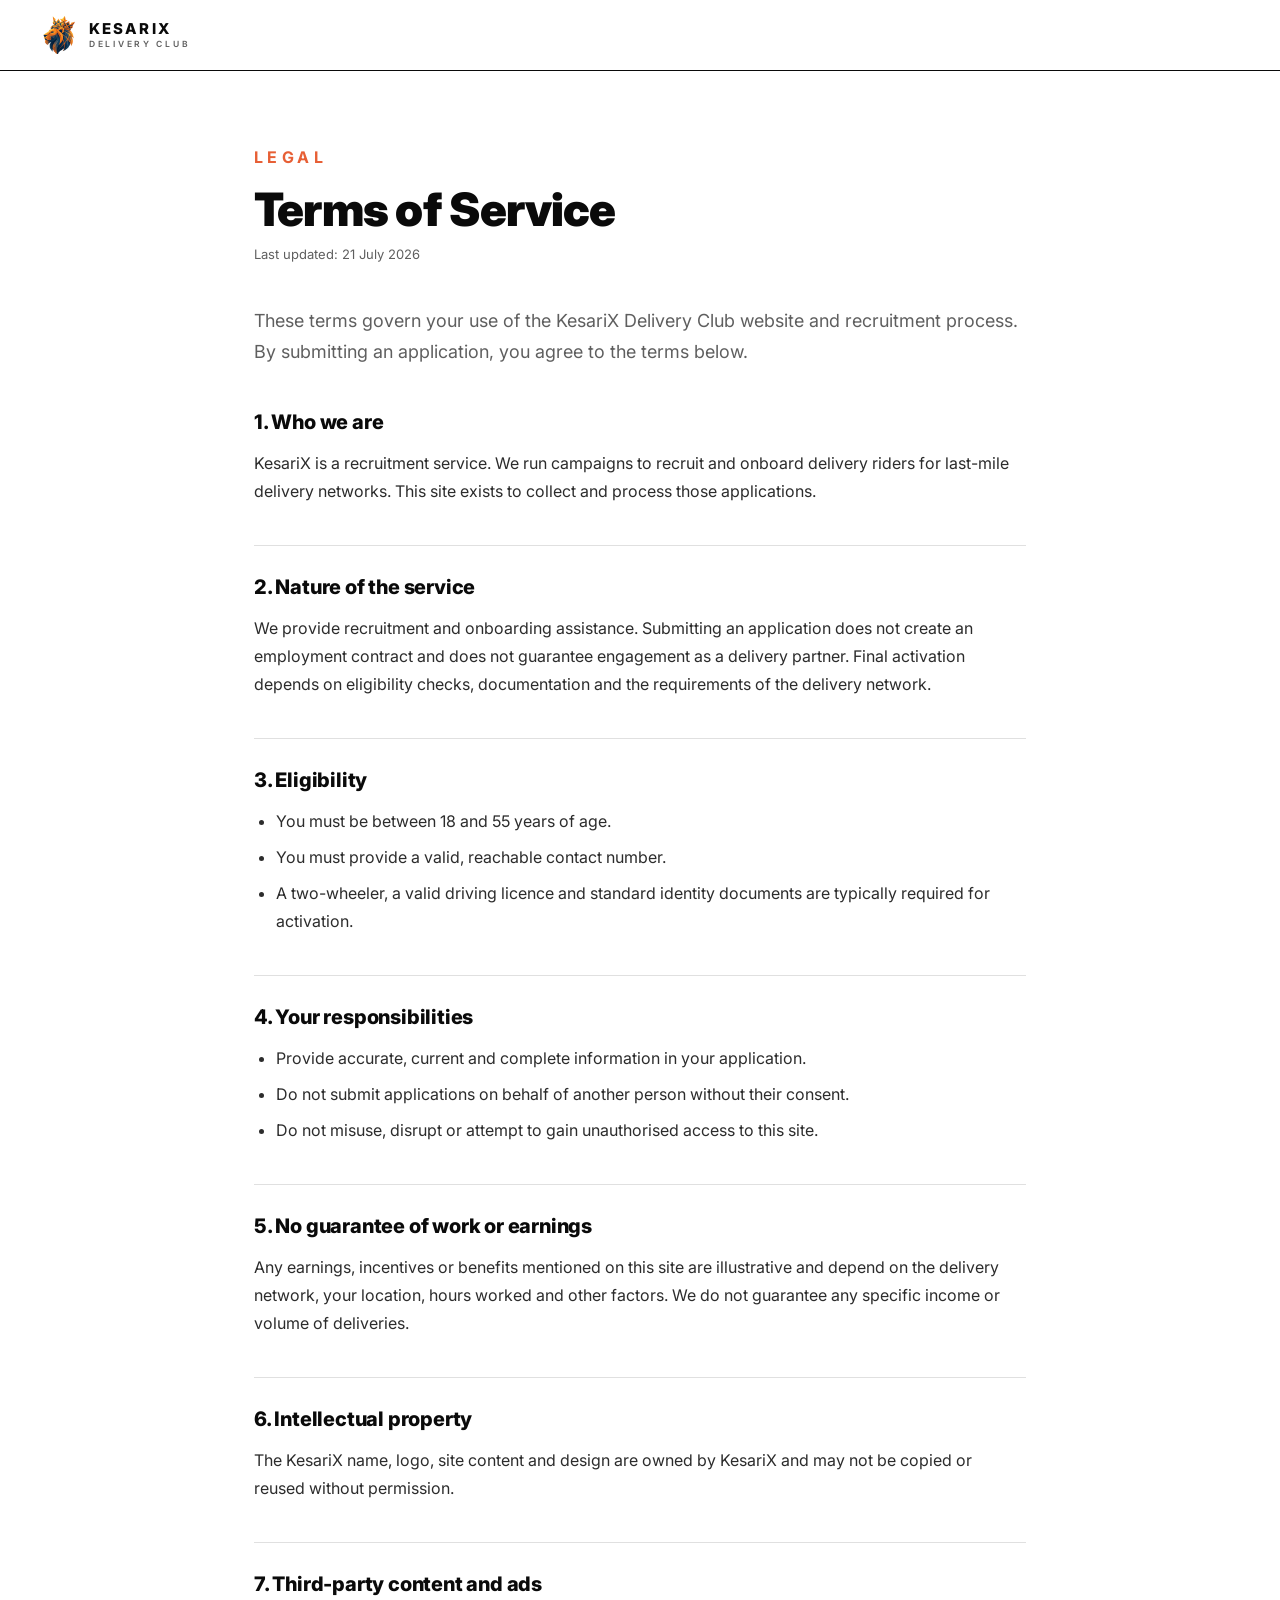
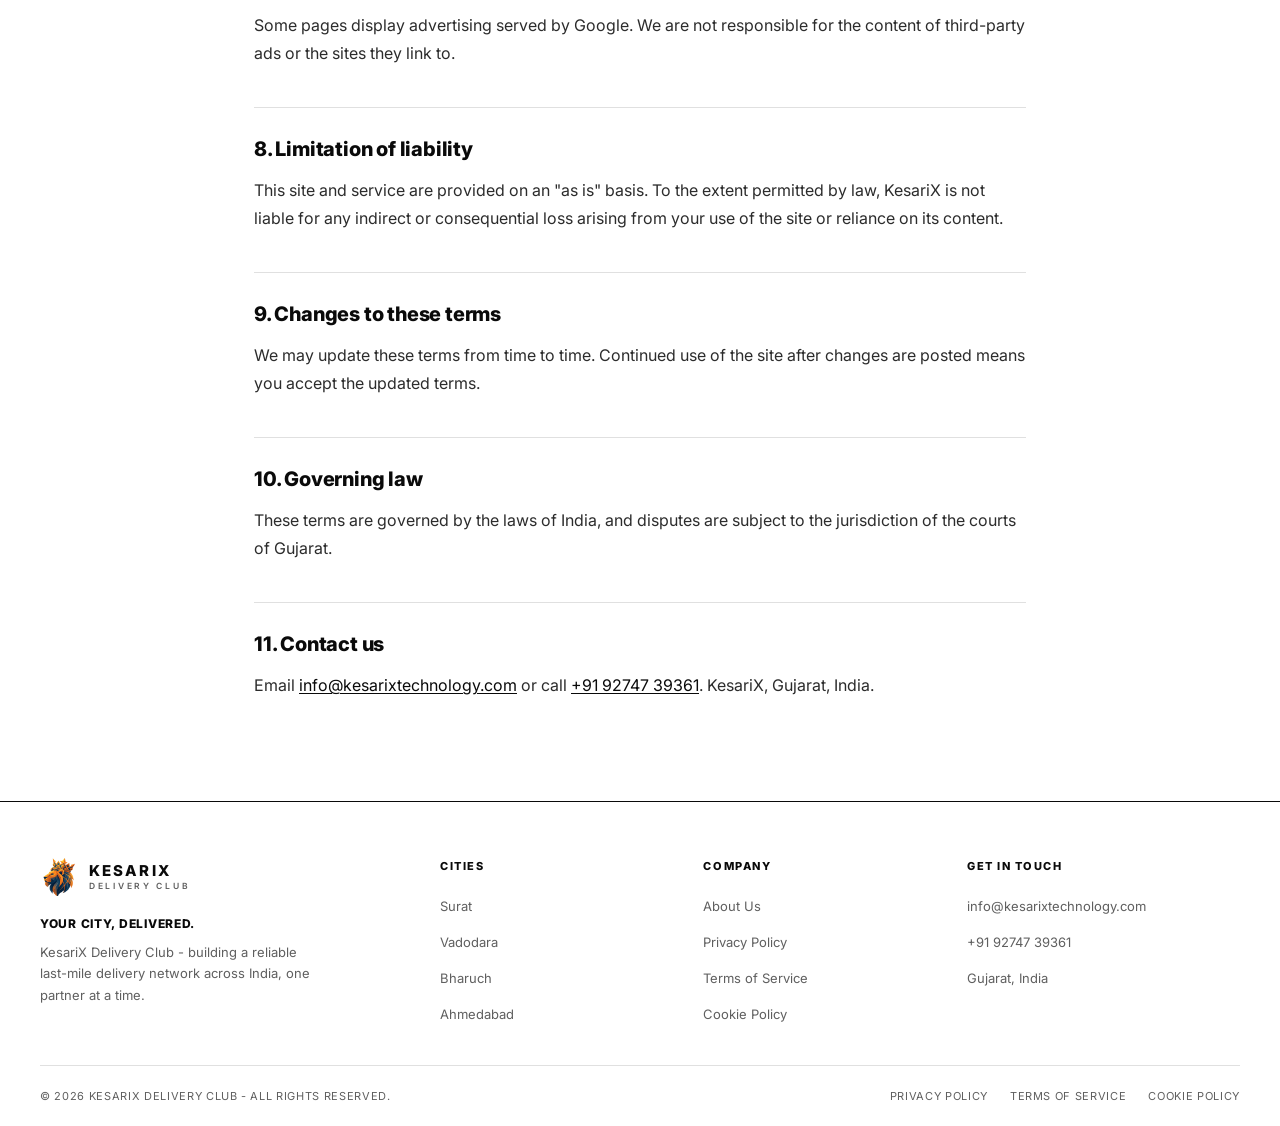
<file: terms.html>
<!DOCTYPE html>
<html lang="en">
<head>
  <meta charset="UTF-8" />
  <meta name="viewport" content="width=device-width, initial-scale=1.0" />
  <title>Terms of Service - KesariX Delivery Club</title>
  <meta name="description" content="The terms that govern your use of the KesariX Delivery Club recruitment site and application process." />
  <meta name="theme-color" content="#ffffff" />
  <meta name="robots" content="index, follow" />

  <!-- Open Graph -->
  <meta property="og:title" content="Terms of Service - KesariX Delivery Club" />
  <meta property="og:description" content="The terms that govern your use of the KesariX Delivery Club recruitment site and application process." />
  <meta property="og:image" content="logo.png" />
  <meta property="og:type" content="website" />
  <meta property="og:site_name" content="KesariX Delivery Club" />
  <meta name="twitter:card" content="summary_large_image" />
  <link rel="icon" href="site-logo.ico" />
  <link rel="apple-touch-icon" href="logo.png" />
  <link rel="preconnect" href="https://fonts.googleapis.com" />
  <link rel="preconnect" href="https://fonts.gstatic.com" crossorigin />
  <link rel="stylesheet" href="https://fonts.googleapis.com/css2?family=Inter:wght@400;500;700;800;900&display=swap" />
  <link rel="stylesheet" href="styles.css" />
  <script type="application/ld+json">
  {"@context":"https://schema.org","@type":"Organization","name":"KesariX Delivery Club","description":"Recruitment service running campaigns to onboard delivery riders across Gujarat.","email":"info@kesarixtechnology.com","telephone":"+91-92747-39361","logo":"logo.png","areaServed":["Surat","Vadodara","Bharuch","Ahmedabad"],"address":{"@type":"PostalAddress","addressRegion":"Gujarat","addressCountry":"IN"}}
  </script>
</head>
<body>

<div id="top"></div>

<!-- Navbar -->
<nav>
  <div class="nav-inner">
    <a href="./" class="logo" aria-label="KesariX Delivery Club home">
      <img src="logo.png" alt="KesariX Delivery Club logo" width="128" height="128" decoding="async" />
      <span class="logo-text">KesariX<small>Delivery Club</small></span>
    </a>
  </div>
</nav>

<!-- Content -->
<main class="content">
  <p class="eyebrow">Legal</p>
  <h1>Terms of Service</h1>
  <p class="updated">Last updated: 21 July 2026</p>

  <p class="lead">
    These terms govern your use of the KesariX Delivery Club website and recruitment process.
    By submitting an application, you agree to the terms below.
  </p>

  <h2>1. Who we are</h2>
  <p>
    KesariX is a recruitment service. We run campaigns to recruit and onboard delivery riders for
    last-mile delivery networks. This site exists to collect and process those applications.
  </p>

  <h2>2. Nature of the service</h2>
  <p>
    We provide recruitment and onboarding assistance. Submitting an application does not create an
    employment contract and does not guarantee engagement as a delivery partner. Final activation
    depends on eligibility checks, documentation and the requirements of the delivery network.
  </p>

  <h2>3. Eligibility</h2>
  <ul>
    <li>You must be between 18 and 55 years of age.</li>
    <li>You must provide a valid, reachable contact number.</li>
    <li>A two-wheeler, a valid driving licence and standard identity documents are typically required for activation.</li>
  </ul>

  <h2>4. Your responsibilities</h2>
  <ul>
    <li>Provide accurate, current and complete information in your application.</li>
    <li>Do not submit applications on behalf of another person without their consent.</li>
    <li>Do not misuse, disrupt or attempt to gain unauthorised access to this site.</li>
  </ul>

  <h2>5. No guarantee of work or earnings</h2>
  <p>
    Any earnings, incentives or benefits mentioned on this site are illustrative and depend on the
    delivery network, your location, hours worked and other factors. We do not guarantee any specific
    income or volume of deliveries.
  </p>

  <h2>6. Intellectual property</h2>
  <p>
    The KesariX name, logo, site content and design are owned by KesariX and may not be copied or
    reused without permission.
  </p>

  <h2>7. Third-party content and ads</h2>
  <p>
    Some pages display advertising served by Google. We are not responsible for the content of
    third-party ads or the sites they link to.
  </p>

  <h2>8. Limitation of liability</h2>
  <p>
    This site and service are provided on an "as is" basis. To the extent permitted by law, KesariX is
    not liable for any indirect or consequential loss arising from your use of the site or reliance on
    its content.
  </p>

  <h2>9. Changes to these terms</h2>
  <p>
    We may update these terms from time to time. Continued use of the site after changes are posted
    means you accept the updated terms.
  </p>

  <h2>10. Governing law</h2>
  <p>
    These terms are governed by the laws of India, and disputes are subject to the jurisdiction of the
    courts of Gujarat.
  </p>

  <h2>11. Contact us</h2>
  <p>
    Email <a href="mailto:info@kesarixtechnology.com">info@kesarixtechnology.com</a> or call
    <a href="tel:+919274739361">+91 92747 39361</a>. KesariX, Gujarat, India.
  </p>
</main>

<!-- Footer -->
<footer>
  <div class="wrap">
    <div class="footer-grid">
      <div class="footer-brand">
        <a href="./" class="logo">
          <img src="logo.png" alt="KesariX Delivery Club logo" width="128" height="128" decoding="async" />
          <span class="logo-text">KesariX<small>Delivery Club</small></span>
        </a>
        <p class="footer-tag">
          <strong>Your City, Delivered.</strong>
          KesariX Delivery Club - building a reliable last-mile delivery network across India, one partner at a time.
        </p>
      </div>
      <div class="footer-col">
        <h4>Cities</h4>
        <ul>
          <li><a href="surat/">Surat</a></li>
          <li><a href="vadodara/">Vadodara</a></li>
          <li><a href="bharuch/">Bharuch</a></li>
          <li><a href="ahmedabad/">Ahmedabad</a></li>
        </ul>
      </div>
      <div class="footer-col">
        <h4>Company</h4>
        <ul>
          <li><a href="about.html">About Us</a></li>
          <li><a href="privacy.html">Privacy Policy</a></li>
          <li><a href="terms.html">Terms of Service</a></li>
          <li><a href="cookies.html">Cookie Policy</a></li>
        </ul>
      </div>
      <div class="footer-col">
        <h4>Get In Touch</h4>
        <ul>
          <li><a href="mailto:info@kesarixtechnology.com">info@kesarixtechnology.com</a></li>
          <li><a href="tel:+919274739361">+91 92747 39361</a></li>
          <li><span>Gujarat, India</span></li>
        </ul>
      </div>
    </div>
    <div class="footer-bottom">
      <p class="footer-copy">© 2026 KesariX Delivery Club - All rights reserved.</p>
      <div class="footer-legal">
        <a href="privacy.html">Privacy Policy</a>
        <a href="terms.html">Terms of Service</a>
        <a href="cookies.html">Cookie Policy</a>
      </div>
    </div>
  </div>
</footer>

</body>
</html>
</file>
<file: styles.css>
@import url('https://fonts.googleapis.com/css2?family=Inter:wght@400;500;600;700;800;900&display=swap');

*, *::before, *::after { box-sizing: border-box; margin: 0; padding: 0; }

:root {
  --ink: #0a0a0a;
  --paper: #ffffff;
  --wash: #f4f4f4;
  --muted: #5f5f5f;
  --line: #e0e0e0;
  --line-strong: #cfcfcf;
  --accent: #e75f35;   /* pulled from the delivery illustrations */
}

html { scroll-behavior: smooth; }

body {
  font-family: 'Inter', -apple-system, BlinkMacSystemFont, 'Segoe UI', Arial, sans-serif;
  background: var(--paper);
  color: var(--ink);
  min-height: 100vh;
  overflow-x: hidden;
  -webkit-font-smoothing: antialiased;
  line-height: 1.5;
}

.wrap { max-width: 1080px; margin: 0 auto; padding: 0 24px; }

/* ── Navbar ── */
nav {
  width: 100%;
  border-bottom: 1px solid var(--ink);
  background: rgba(255,255,255,0.85);
  backdrop-filter: blur(12px); -webkit-backdrop-filter: blur(12px);
  position: sticky; top: 0; z-index: 100;
}
.nav-inner {
  display: flex; align-items: center; justify-content: space-between;
  max-width: none; margin: 0; padding: 16px 40px;
}
.logo { display: flex; align-items: center; gap: 11px; text-decoration: none; color: var(--ink); }
.logo img { width: 38px; height: 38px; object-fit: contain; }
.logo-text { font-size: 15px; font-weight: 800; letter-spacing: 0.14em; text-transform: uppercase; line-height: 1; }
.logo-text small { display: block; font-size: 8.5px; letter-spacing: 0.32em; color: var(--muted); font-weight: 600; margin-top: 4px; }

.nav-right { display: flex; align-items: center; gap: 22px; }
.nav-link { font-size: 11px; letter-spacing: 0.12em; text-transform: uppercase; color: var(--muted); text-decoration: none; font-weight: 600; transition: color 0.2s; }
.nav-link:hover { color: var(--ink); }
.nav-city { font-size: 11px; letter-spacing: 0.14em; text-transform: uppercase; font-weight: 700; color: var(--accent); }
.nav-cta {
  display: inline-flex; align-items: center; gap: 6px;
  font-size: 11px; letter-spacing: 0.12em; text-transform: uppercase; font-weight: 700;
  color: var(--paper); background: var(--ink); text-decoration: none;
  border: 1px solid var(--ink); padding: 8px 15px; transition: background 0.18s, color 0.18s;
}
.nav-cta:hover { background: var(--paper); color: var(--ink); }

/* ── Hero ── */
.hero { position: relative; padding: 76px 0 56px; border-bottom: 1px solid var(--line); overflow: hidden; }
#heroCanvas {
  position: absolute; inset: 0; width: 100%; height: 100%;
  z-index: 0; pointer-events: none;
  -webkit-mask-image: radial-gradient(ellipse 90% 80% at 70% 40%, #000 30%, transparent 80%);
  mask-image: radial-gradient(ellipse 90% 80% at 70% 40%, #000 30%, transparent 80%);
}
.hero .wrap { position: relative; z-index: 1; display: grid; grid-template-columns: 1.05fr 0.95fr; gap: 40px; align-items: center; }
.hero-figure { position: relative; }
.hero-figure img {
  width: 100%; height: auto; display: block; aspect-ratio: 3 / 2; position: relative; z-index: 1;
  filter: sepia(0.14) saturate(1.06) contrast(0.98);
  -webkit-mask-image: radial-gradient(ellipse 72% 74% at 54% 48%, #000 28%, rgba(0,0,0,0.5) 56%, transparent 82%);
  mask-image: radial-gradient(ellipse 72% 74% at 54% 48%, #000 28%, rgba(0,0,0,0.5) 56%, transparent 82%);
}
/* Blurred ghost copy under the sharp image → feathered, dreamy edges */
.hero-figure .hero-ghost {
  position: absolute; inset: 0; z-index: 0; width: 100%; height: 100%;
  aspect-ratio: 3 / 2; filter: blur(11px) sepia(0.14) saturate(1.05); opacity: 0.7;
  -webkit-mask-image: radial-gradient(ellipse 78% 80% at 54% 48%, transparent 34%, #000 62%, transparent 88%);
  mask-image: radial-gradient(ellipse 78% 80% at 54% 48%, transparent 34%, #000 62%, transparent 88%);
  pointer-events: none;
}
.eyebrow { font-size: 11px; letter-spacing: 0.28em; text-transform: uppercase; color: var(--muted); font-weight: 700; margin-bottom: 26px; }
.hero h1 {
  font-size: clamp(40px, 8vw, 88px);
  font-weight: 900; line-height: 0.98; letter-spacing: -0.03em;
  text-transform: uppercase; margin-bottom: 26px; max-width: 12ch;
}
.hero h1 .thin { font-weight: 400; }
.hero-sub { font-size: 17px; color: var(--muted); max-width: 560px; line-height: 1.65; }
.hero-sub strong { color: var(--ink); font-weight: 700; }
.hero-cta { display: flex; gap: 14px; margin-top: 34px; flex-wrap: wrap; }
.btn-primary, .btn-ghost {
  display: inline-flex; align-items: center; gap: 10px;
  font-size: 13px; font-weight: 700; letter-spacing: 0.08em; text-transform: uppercase;
  padding: 15px 26px; text-decoration: none; border: 1px solid var(--ink); cursor: pointer;
  transition: background 0.18s, color 0.18s;
}
.btn-primary { background: var(--ink); color: var(--paper); }
.btn-primary:hover { background: var(--paper); color: var(--ink); }
.btn-ghost { background: var(--paper); color: var(--ink); }
.btn-ghost:hover { background: var(--ink); color: var(--paper); }

/* ── Stats strip ── */
.stats-strip { background: var(--ink); color: var(--paper); }
.stats-strip .wrap { display: grid; grid-template-columns: repeat(4, 1fr); }
.stat-cell { padding: 34px 20px; border-left: 1px solid rgba(255,255,255,0.15); }
.stat-cell:first-child { border-left: none; padding-left: 0; }
.stat-num { font-size: clamp(28px, 4vw, 40px); font-weight: 900; letter-spacing: -0.02em; line-height: 1; }
.stat-lbl { font-size: 11px; letter-spacing: 0.14em; text-transform: uppercase; color: rgba(255,255,255,0.6); font-weight: 600; margin-top: 10px; }

/* ── Section heading ── */
.section-head { display: flex; align-items: baseline; gap: 14px; margin-bottom: 38px; }
.section-num { font-size: 12px; font-weight: 800; letter-spacing: 0.1em; color: var(--accent); }
.section-title { font-size: clamp(22px, 3.5vw, 30px); font-weight: 800; letter-spacing: -0.02em; text-transform: uppercase; }

/* ── Ad slots ── */
.ad-row { display: flex; align-items: center; justify-content: center; padding: 40px 0; border-bottom: 1px solid var(--line); }
.ad-slot {
  border: 1px dashed var(--line-strong); display: flex; align-items: center; justify-content: center;
  color: #b0b0b0; font-size: 10px; letter-spacing: 0.16em; text-transform: uppercase; font-weight: 600; overflow: hidden;
}
.ad-slot-leaderboard { width: 728px; max-width: 100%; height: 90px; }
.ad-slot-rect { width: 300px; height: 250px; }
.ad-slot-skyscraper { width: 160px; height: 600px; }

/* ── Hero flanking ad rails (left bar / right bar) ── */
.hero-shell { display: flex; align-items: stretch; justify-content: center; gap: 20px; }
.hero-shell .hero { flex: 1 1 auto; min-width: 0; }
.ad-rail { flex: 0 0 auto; display: flex; align-items: center; justify-content: center; padding: 24px 8px; }
@media (max-width: 1240px) { .ad-rail { display: none; } }

/* ── Apply section ── */
.apply-section { padding: 64px 0 72px; }
.apply-layout { display: grid; grid-template-columns: 1fr 300px; gap: 44px; align-items: start; }

.form-card { border: 1px solid var(--ink); padding: 40px; background: var(--paper); }
.form-heading { font-size: 24px; font-weight: 900; letter-spacing: -0.02em; text-transform: uppercase; margin-bottom: 6px; }
.form-sub { font-size: 13.5px; color: var(--muted); margin-bottom: 32px; line-height: 1.55; }

.form-grid { display: grid; grid-template-columns: 1fr 1fr; gap: 20px; }
.field { display: flex; flex-direction: column; gap: 8px; }
.field.full { grid-column: 1 / -1; }
label { font-size: 10.5px; font-weight: 700; letter-spacing: 0.12em; text-transform: uppercase; color: var(--ink); }

input, select {
  width: 100%; background: var(--paper); border: 1px solid var(--line-strong); border-radius: 0;
  padding: 13px 14px; color: var(--ink); font-family: inherit; font-size: 14px; font-weight: 500;
  outline: none; transition: border-color 0.18s; -webkit-appearance: none; appearance: none;
}
select {
  cursor: pointer;
  background-image: url("data:image/svg+xml,%3Csvg xmlns='http://www.w3.org/2000/svg' width='12' height='12' viewBox='0 0 12 12'%3E%3Cpath fill='%230a0a0a' d='M6 8L1 3h10z'/%3E%3C/svg%3E");
  background-repeat: no-repeat; background-position: right 14px center; padding-right: 36px;
}
select option { background: #fff; color: var(--ink); }
input:focus, select:focus { border-color: var(--ink); box-shadow: inset 0 0 0 1px var(--ink); }
input::placeholder { color: #a8a8a8; }

/* ── Field validation (error state) ── */
.field-msg {
  display: none;
  font-size: 11.5px;
  font-weight: 600;
  color: #d92d20;
  line-height: 1.4;
}
.field.field-invalid input,
.field.field-invalid select {
  border-color: #d92d20;
  box-shadow: inset 0 0 0 1px #d92d20;
}
.field.field-invalid label { color: #d92d20; }
.field.field-invalid .field-msg { display: block; }

.consent.field-invalid { border-color: #d92d20; background: #fdf1f0; }
.consent.field-invalid input[type="checkbox"] { border-color: #d92d20; }
.consent.field-invalid .field-msg { display: block; }

@keyframes fieldShake {
  10%, 90% { transform: translateX(-1px); }
  20%, 80% { transform: translateX(2px); }
  30%, 50%, 70% { transform: translateX(-4px); }
  40%, 60% { transform: translateX(4px); }
}
.field.shake,
.consent.shake { animation: fieldShake 0.4s linear; }

.consent {
  display: grid; grid-template-columns: auto 1fr; column-gap: 11px; row-gap: 6px;
  align-items: start; margin-top: 24px; padding: 15px 16px; background: var(--wash); border: 1px solid var(--line);
  transition: border-color 0.18s, background 0.18s;
}
.consent input[type="checkbox"] { grid-column: 1; grid-row: 1 / span 2; }
.consent p { grid-column: 2; grid-row: 1; }
.consent .field-msg { grid-column: 2; grid-row: 2; }
.consent input[type="checkbox"] {
  -webkit-appearance: none; appearance: none;
  width: 18px; height: 18px; min-width: 18px; margin-top: 1px; padding: 0;
  border: 1.5px solid var(--ink); background: var(--paper); cursor: pointer;
  display: inline-flex; align-items: center; justify-content: center;
  transition: background 0.15s, border-color 0.15s; position: relative;
}
.consent input[type="checkbox"]:checked { background: var(--ink); border-color: var(--ink); }
.consent input[type="checkbox"]:checked::after {
  content: ''; width: 5px; height: 9px; margin-top: -1px;
  border: solid var(--paper); border-width: 0 2px 2px 0; transform: rotate(45deg);
}
.consent input[type="checkbox"]:focus-visible { outline: 2px solid var(--accent); outline-offset: 2px; }
.consent p { font-size: 12px; color: var(--muted); line-height: 1.55; }
.consent a { color: var(--ink); text-decoration: underline; }

.btn-submit {
  width: 100%; margin-top: 24px; padding: 16px 24px;
  background: var(--ink); color: var(--paper); font-family: inherit; font-size: 13px; font-weight: 800;
  letter-spacing: 0.1em; text-transform: uppercase; border: 1px solid var(--ink); border-radius: 0; cursor: pointer;
  display: flex; align-items: center; justify-content: center; gap: 10px; transition: background 0.18s, color 0.18s;
}
.btn-submit:hover { background: var(--paper); color: var(--ink); }
.btn-submit:disabled { opacity: 0.55; cursor: wait; }
.btn-arrow { font-size: 16px; }

.form-note { margin-top: 14px; text-align: center; font-size: 11px; color: #9a9a9a; letter-spacing: 0.04em; }
.form-error { display: none; margin-top: 12px; text-align: center; font-size: 12px; color: var(--ink); font-weight: 700; }

.success-msg { display: none; text-align: center; padding: 48px 20px; }
.success-icon { width: 56px; height: 56px; border: 1.5px solid var(--ink); display: flex; align-items: center; justify-content: center; font-size: 24px; margin: 0 auto 20px; }
.success-msg h3 { font-size: 22px; font-weight: 900; text-transform: uppercase; letter-spacing: -0.01em; margin-bottom: 10px; }
.success-msg p { font-size: 13.5px; color: var(--muted); line-height: 1.6; }

/* Apply aside */
.apply-aside { display: flex; flex-direction: column; gap: 24px; position: sticky; top: 90px; }
.aside-figure { border: 1px solid var(--ink); background: var(--wash); padding: 14px; display: flex; align-items: center; justify-content: center; }
.aside-figure img { width: 200px; max-width: 100%; height: auto; display: block; aspect-ratio: 1 / 1; }
.aside-block { border: 1px solid var(--line); padding: 24px; }
.aside-block h4 { font-size: 11px; font-weight: 800; letter-spacing: 0.14em; text-transform: uppercase; margin-bottom: 18px; padding-bottom: 12px; border-bottom: 1px solid var(--line); }
.checklist { list-style: none; display: flex; flex-direction: column; gap: 13px; }
.checklist li { display: flex; gap: 11px; font-size: 13px; color: var(--muted); line-height: 1.45; }
.checklist li::before { content: '-'; color: var(--ink); font-weight: 800; }

/* ── Footer ── */
footer { border-top: 1px solid var(--ink); background: var(--paper); }
footer .wrap { max-width: none; margin: 0; padding: 0 40px; }
.footer-grid { display: grid; grid-template-columns: 1.6fr 1fr 1fr 1.2fr; gap: 36px; padding: 56px 0 40px; }
.footer-brand .logo { margin-bottom: 18px; }
.footer-tag { font-size: 13px; color: var(--muted); line-height: 1.65; max-width: 270px; }
.footer-tag strong { display: block; color: var(--ink); font-weight: 800; letter-spacing: 0.06em; text-transform: uppercase; font-size: 12px; margin-bottom: 8px; }
.footer-col h4 { font-size: 11px; font-weight: 800; letter-spacing: 0.14em; text-transform: uppercase; margin-bottom: 18px; }
.footer-col ul { list-style: none; display: flex; flex-direction: column; gap: 12px; }
.footer-col a, .footer-col span { font-size: 13px; color: var(--muted); text-decoration: none; transition: color 0.18s; }
.footer-col a:hover { color: var(--ink); }
.footer-bottom { padding: 22px 0; border-top: 1px solid var(--line); display: flex; align-items: center; justify-content: space-between; gap: 16px; flex-wrap: wrap; }
.footer-copy { font-size: 11px; letter-spacing: 0.06em; color: var(--muted); text-transform: uppercase; }
.footer-legal { display: flex; gap: 22px; flex-wrap: wrap; }
.footer-legal a { font-size: 11px; letter-spacing: 0.06em; color: var(--muted); text-decoration: none; text-transform: uppercase; transition: color 0.18s; }
.footer-legal a:hover { color: var(--ink); }

/* ── City chooser (root page) ── */
.chooser { max-width: 1080px; margin: 0 auto; padding: 80px 24px 96px; }
.chooser .eyebrow { margin-bottom: 18px; }
.chooser h1 { font-size: clamp(34px, 6vw, 64px); font-weight: 900; text-transform: uppercase; letter-spacing: -0.03em; line-height: 1; margin-bottom: 20px; }
.chooser p.lead { font-size: 16px; color: var(--muted); max-width: 560px; line-height: 1.6; margin-bottom: 44px; }
.city-grid { display: grid; grid-template-columns: repeat(4, 1fr); gap: 1px; background: var(--line); border: 1px solid var(--ink); }
.city-card {
  background: var(--paper); padding: 30px 26px; text-decoration: none; color: var(--ink);
  display: flex; flex-direction: column; gap: 8px; min-height: 168px; transition: background 0.18s, color 0.18s;
}
.city-card:hover { background: var(--ink); color: var(--paper); }
.city-card .idx { font-size: 12px; font-weight: 800; letter-spacing: 0.1em; color: var(--accent); }
.city-card:hover .idx { color: var(--paper); }
.city-card .name { font-size: 26px; font-weight: 900; text-transform: uppercase; letter-spacing: -0.02em; margin-top: auto; }
.city-card .go { font-size: 11px; font-weight: 700; letter-spacing: 0.12em; text-transform: uppercase; color: var(--muted); }
.city-card:hover .go { color: var(--paper); }

/* ── Responsive ── */
@media (max-width: 900px) {
  .hero .wrap { grid-template-columns: 1fr; gap: 28px; }
  .hero-copy { order: 1; }
  .hero-figure { order: 0; max-width: 460px; }
  .apply-layout { grid-template-columns: 1fr; }
  .apply-aside { position: static; }
  .footer-grid { grid-template-columns: 1fr 1fr; gap: 28px; }
  .footer-brand { grid-column: 1 / -1; }
  .city-grid { grid-template-columns: 1fr 1fr; }
}
@media (max-width: 640px) {
  .nav-inner { padding: 14px 18px; }
  .wrap { padding: 0 18px; }
  footer .wrap { padding: 0 18px; }
  .nav-link { display: none; }
  .hero { padding: 44px 0 40px; }
  .stats-strip .wrap { grid-template-columns: 1fr 1fr; }
  .footer-legal { gap: 16px; }
  .stat-cell { border-left: none; padding-left: 20px !important; border-top: 1px solid rgba(255,255,255,0.15); }
  .stat-cell:first-child, .stat-cell:nth-child(2) { border-top: none; }
  .form-card { padding: 28px 20px; }
  .form-grid { grid-template-columns: 1fr; }
  .footer-grid { grid-template-columns: 1fr; }
  .footer-bottom { flex-direction: column; align-items: flex-start; }
  .city-grid { grid-template-columns: 1fr; }
}

/* ── Content / legal pages (About, Privacy, Terms) ── */
.content { max-width: 820px; margin: 0 auto; padding: 72px 24px 88px; }
.content .eyebrow { color: var(--accent); }
.content h1 { font-size: clamp(30px, 5vw, 46px); font-weight: 900; letter-spacing: -0.02em; line-height: 1.05; margin: 14px 0 10px; }
.content .updated { font-size: 13px; color: var(--muted); margin-bottom: 40px; }
.content h2 { font-size: 20px; font-weight: 800; letter-spacing: -0.01em; margin: 40px 0 12px; padding-top: 26px; border-top: 1px solid var(--line); }
.content h2:first-of-type { border-top: none; padding-top: 0; }
.content h3 { font-size: 15px; font-weight: 800; margin: 22px 0 8px; }
.content p, .content li { font-size: 16px; color: #2c2c2c; line-height: 1.75; }
.content p { margin-bottom: 14px; }
.content ul { margin: 0 0 16px; padding-left: 22px; }
.content li { margin-bottom: 8px; }
.content a { color: var(--ink); text-decoration: underline; text-underline-offset: 2px; }
.content .lead { font-size: 18px; color: var(--muted); line-height: 1.7; margin-bottom: 8px; }
.content .callout { border: 1px solid var(--line); padding: 22px 24px; margin: 24px 0; background: var(--wash); }
.content .callout p:last-child { margin-bottom: 0; }
</file>
